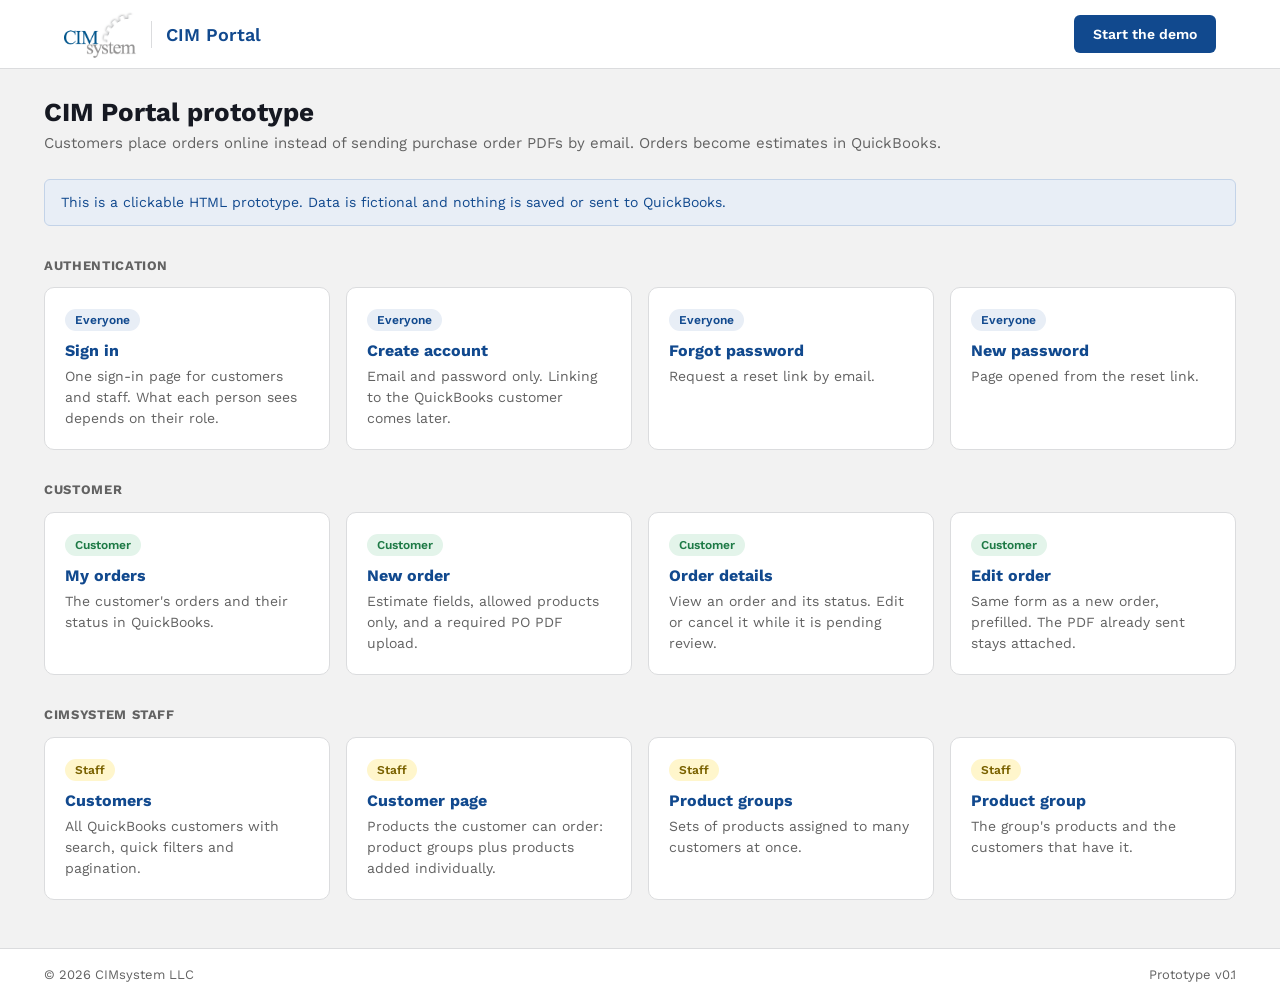
<file: docs/index.html>
<!DOCTYPE html>
<!-- Prototype index (GitHub Pages entry point). Not part of the Rails app. -->
<html lang="en">
<head>
  <meta charset="utf-8">
  <meta name="viewport" content="width=device-width, initial-scale=1">
  <title>CIM Portal Prototype</title>
  <link rel="icon" href="assets/images/cim-system-logo.png">
  <link rel="preconnect" href="https://fonts.googleapis.com">
  <link rel="preconnect" href="https://fonts.gstatic.com" crossorigin>
  <link href="https://fonts.googleapis.com/css2?family=Work+Sans:wght@400;500;600;700&display=swap" rel="stylesheet">
  <link rel="stylesheet" href="assets/stylesheets/base.css">
  <link rel="stylesheet" href="assets/stylesheets/layout.css">
  <link rel="stylesheet" href="assets/stylesheets/components.css">
  <link rel="stylesheet" href="assets/stylesheets/pages.css">
</head>
<body>
  <header class="app-header">
    <div class="app-header__inner">
      <a class="brand" href="index.html">
        <img src="assets/images/cim-system-logo.png" alt="CIMsystem">
        <span class="brand__name">CIM Portal</span>
      </a>
      <a class="btn btn--primary" href="sessions/new.html">Start the demo</a>
    </div>
  </header>

  <main class="app-main">
    <div class="page-header">
      <div>
        <h1>CIM Portal prototype</h1>
        <p>Customers place orders online instead of sending purchase order PDFs by email. Orders become estimates in QuickBooks.</p>
      </div>
    </div>

    <div class="alert alert--info">
      <p>This is a clickable HTML prototype. Data is fictional and nothing is saved or sent to QuickBooks.</p>
    </div>

    <h2 class="section-title">Authentication</h2>
    <div class="screens">
      <a class="screen-card" href="sessions/new.html">
        <span class="badge badge--info">Everyone</span>
        <h3>Sign in</h3>
        <p>One sign-in page for customers and staff. What each person sees depends on their role.</p>
      </a>
      <a class="screen-card" href="registrations/new.html">
        <span class="badge badge--info">Everyone</span>
        <h3>Create account</h3>
        <p>Email and password only. Linking to the QuickBooks customer comes later.</p>
      </a>
      <a class="screen-card" href="passwords/new.html">
        <span class="badge badge--info">Everyone</span>
        <h3>Forgot password</h3>
        <p>Request a reset link by email.</p>
      </a>
      <a class="screen-card" href="passwords/edit.html">
        <span class="badge badge--info">Everyone</span>
        <h3>New password</h3>
        <p>Page opened from the reset link.</p>
      </a>
    </div>

    <h2 class="section-title">Customer</h2>
    <div class="screens">
      <a class="screen-card" href="estimates/index.html">
        <span class="badge badge--accepted">Customer</span>
        <h3>My orders</h3>
        <p>The customer's orders and their status in QuickBooks.</p>
      </a>
      <a class="screen-card" href="estimates/new.html">
        <span class="badge badge--accepted">Customer</span>
        <h3>New order</h3>
        <p>Estimate fields, allowed products only, and a required PO PDF upload.</p>
      </a>
      <a class="screen-card" href="estimates/show.html?id=1057">
        <span class="badge badge--accepted">Customer</span>
        <h3>Order details</h3>
        <p>View an order and its status. Edit or cancel it while it is pending review.</p>
      </a>
      <a class="screen-card" href="estimates/edit.html?id=1057">
        <span class="badge badge--accepted">Customer</span>
        <h3>Edit order</h3>
        <p>Same form as a new order, prefilled. The PDF already sent stays attached.</p>
      </a>
    </div>

    <h2 class="section-title">CIMsystem staff</h2>
    <div class="screens">
      <a class="screen-card" href="admin/customers/index.html">
        <span class="badge badge--pending">Staff</span>
        <h3>Customers</h3>
        <p>All QuickBooks customers with search, quick filters and pagination.</p>
      </a>
      <a class="screen-card" href="admin/customers/show.html?id=58">
        <span class="badge badge--pending">Staff</span>
        <h3>Customer page</h3>
        <p>Products the customer can order: product groups plus products added individually.</p>
      </a>
      <a class="screen-card" href="admin/product_groups/index.html">
        <span class="badge badge--pending">Staff</span>
        <h3>Product groups</h3>
        <p>Sets of products assigned to many customers at once.</p>
      </a>
      <a class="screen-card" href="admin/product_groups/show.html?id=g1">
        <span class="badge badge--pending">Staff</span>
        <h3>Product group</h3>
        <p>The group's products and the customers that have it.</p>
      </a>
    </div>
  </main>

  <footer class="app-footer">
    <div class="app-footer__inner">
      <span>© 2026 CIMsystem LLC</span>
      <span>Prototype v0.1</span>
    </div>
  </footer>
</body>
</html>
</file>
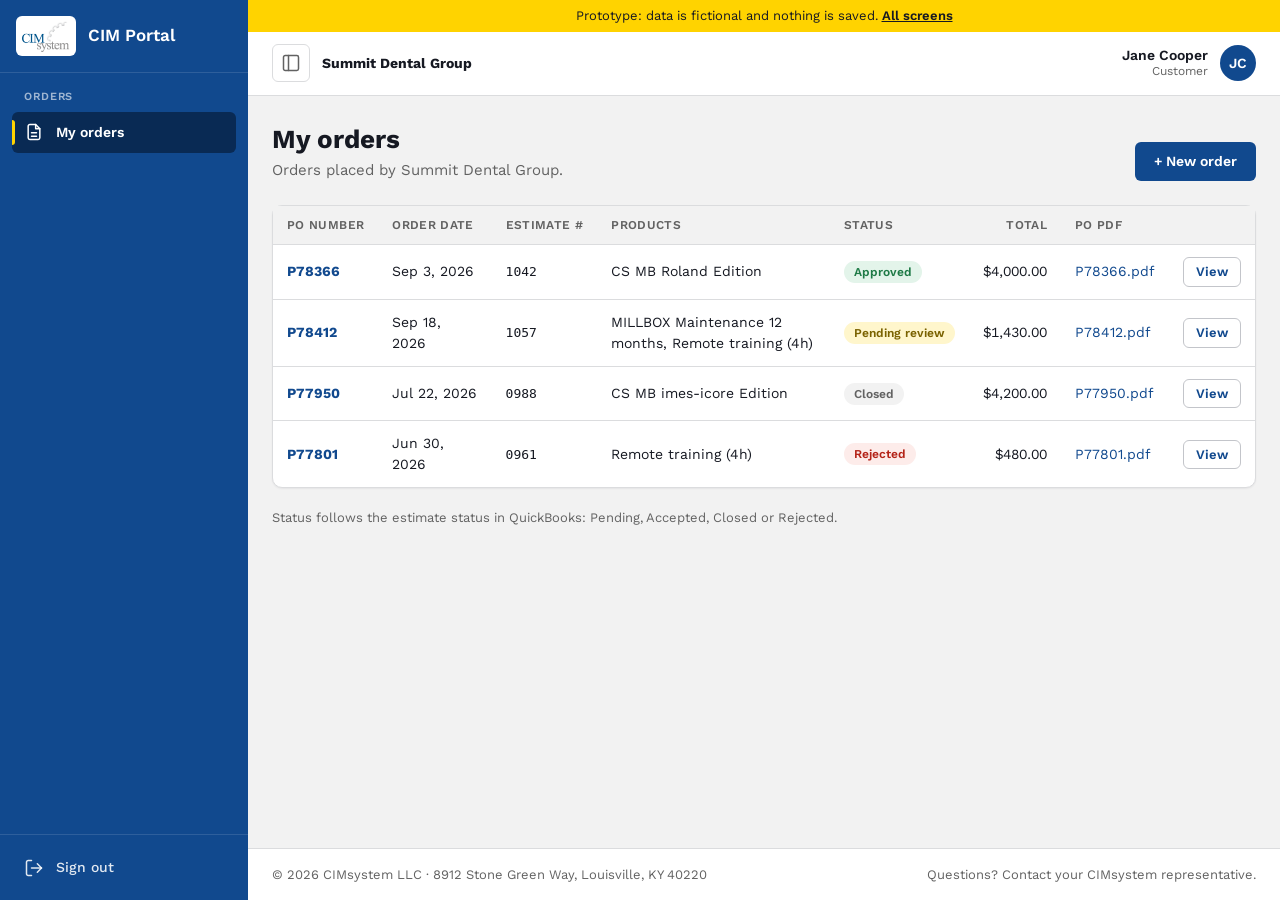
<file: docs/estimates/index.html>
<!DOCTYPE html>
<!-- Rails: app/views/estimates/index.html.erb (customer sees only their own estimates) -->
<html lang="en">
<head>
  <meta charset="utf-8">
  <meta name="viewport" content="width=device-width, initial-scale=1">
  <title>My orders · CIM Portal</title>
  <link rel="icon" href="../assets/images/cim-system-logo.png">
  <link rel="preconnect" href="https://fonts.googleapis.com">
  <link rel="preconnect" href="https://fonts.gstatic.com" crossorigin>
  <link href="https://fonts.googleapis.com/css2?family=Work+Sans:wght@400;500;600;700&display=swap" rel="stylesheet">
  <link rel="stylesheet" href="../assets/stylesheets/base.css">
  <link rel="stylesheet" href="../assets/stylesheets/layout.css">
  <link rel="stylesheet" href="../assets/stylesheets/components.css">
  <link rel="stylesheet" href="../assets/stylesheets/pages.css">
</head>
<body>
  <div class="app-shell" data-controller="sidebar">
    <!-- Rails: layouts/_sidebar.html.erb (items depend on current_user.role) -->
    <aside class="sidebar" id="sidebar" aria-label="Main menu">
      <a class="sidebar__brand" href="index.html" title="CIM Portal">
        <span class="sidebar__logo"><img src="../assets/images/cim-system-logo.png" alt="CIMsystem"></span>
        <span class="sidebar__name">CIM Portal</span>
      </a>
      <nav class="sidebar__nav">
          <div class="sidebar__section">Orders</div>
          <a class="sidebar__link is-active" href="../estimates/index.html" title="My orders" aria-current="page">
            <svg viewBox="0 0 24 24" fill="none" stroke="currentColor" stroke-width="1.8" stroke-linecap="round" stroke-linejoin="round" aria-hidden="true"><path d="M14 3H7a2 2 0 0 0-2 2v14a2 2 0 0 0 2 2h10a2 2 0 0 0 2-2V8z"/><path d="M14 3v5h5"/><path d="M9 13h6M9 17h6"/></svg>
            <span class="sidebar__label">My orders</span>
          </a>
      </nav>
      <div class="sidebar__footer">
        <a class="sidebar__link" href="../sessions/new.html" title="Sign out">
          <svg viewBox="0 0 24 24" fill="none" stroke="currentColor" stroke-width="1.8" stroke-linecap="round" stroke-linejoin="round" aria-hidden="true"><path d="M9 21H5a2 2 0 0 1-2-2V5a2 2 0 0 1 2-2h4"/><path d="m16 17 5-5-5-5"/><path d="M21 12H9"/></svg>
          <span class="sidebar__label">Sign out</span>
        </a>
      </div>
    </aside>
    <div class="sidebar-backdrop" data-sidebar-target="backdrop"></div>

    <div class="app-body">
      <div class="prototype-bar">Prototype: data is fictional and nothing is saved. <a href="../index.html">All screens</a></div>

      <!-- Rails: layouts/_topbar.html.erb -->
      <header class="topbar">
        <div class="topbar__left">
          <button type="button" class="topbar__toggle" data-sidebar-target="toggle" aria-controls="sidebar" aria-expanded="true" aria-label="Toggle menu">
            <svg viewBox="0 0 24 24" fill="none" stroke="currentColor" stroke-width="1.8" stroke-linecap="round" stroke-linejoin="round" aria-hidden="true"><rect x="3" y="3" width="18" height="18" rx="2"/><path d="M9 3v18"/></svg>
          </button>
          <div class="topbar__context"><strong>Summit Dental Group</strong></div>
        </div>
        <div class="user-menu">
          <div class="user-menu__info">
            <div class="user-menu__name">Jane Cooper</div>
            <div class="user-menu__role">Customer</div>
          </div>
          <span class="avatar" aria-hidden="true">JC</span>
        </div>
      </header>

      <main class="app-main">
        <!-- Rails: flash[:notice] -->
        <div class="alert alert--success" data-controller="flash" hidden>
          <p><strong>Order submitted.</strong> CIMsystem will review your purchase order and email you the estimate.</p>
        </div>
    
        <div class="page-header">
          <div>
            <h1>My orders</h1>
            <p>Orders placed by Summit Dental Group.</p>
          </div>
          <a href="new.html" class="btn btn--primary">+ New order</a>
        </div>
    
        <section class="card">
          <div class="card__body card__body--flush">
            <div class="table-wrap">
              <table class="table">
                <thead>
                  <tr>
                    <th>PO number</th>
                    <th>Order date</th>
                    <th>Estimate #</th>
                    <th>Products</th>
                    <th>Status</th>
                    <th class="num">Total</th>
                    <th>PO PDF</th>
                    <th><span class="sr-only">Actions</span></th>
                  </tr>
                </thead>
                <tbody>
                  <tr>
                    <td><a href="show.html?id=1042"><strong>P78366</strong></a></td>
                    <td>Sep 3, 2026</td>
                    <td class="mono">1042</td>
                    <td>CS MB Roland Edition</td>
                    <td><span class="badge badge--accepted">Approved</span></td>
                    <td class="num">$4,000.00</td>
                    <td><a href="../assets/samples/P78366.pdf" target="_blank" rel="noopener">P78366.pdf</a></td>
                    <td class="text-right"><a class="btn btn--secondary btn--sm" href="show.html?id=1042">View</a></td>
                  </tr>
                  <tr>
                    <td><a href="show.html?id=1057"><strong>P78412</strong></a></td>
                    <td>Sep 18, 2026</td>
                    <td class="mono">1057</td>
                    <td>MILLBOX Maintenance 12 months, Remote training (4h)</td>
                    <td><span class="badge badge--pending">Pending review</span></td>
                    <td class="num">$1,430.00</td>
                    <td><a href="../assets/samples/P78412.pdf" target="_blank" rel="noopener">P78412.pdf</a></td>
                    <td class="text-right"><a class="btn btn--secondary btn--sm" href="show.html?id=1057">View</a></td>
                  </tr>
                  <tr>
                    <td><a href="show.html?id=0988"><strong>P77950</strong></a></td>
                    <td>Jul 22, 2026</td>
                    <td class="mono">0988</td>
                    <td>CS MB imes-icore Edition</td>
                    <td><span class="badge badge--closed">Closed</span></td>
                    <td class="num">$4,200.00</td>
                    <td><a href="../assets/samples/P77950.pdf" target="_blank" rel="noopener">P77950.pdf</a></td>
                    <td class="text-right"><a class="btn btn--secondary btn--sm" href="show.html?id=0988">View</a></td>
                  </tr>
                  <tr>
                    <td><a href="show.html?id=0961"><strong>P77801</strong></a></td>
                    <td>Jun 30, 2026</td>
                    <td class="mono">0961</td>
                    <td>Remote training (4h)</td>
                    <td><span class="badge badge--rejected">Rejected</span></td>
                    <td class="num">$480.00</td>
                    <td><a href="../assets/samples/P77801.pdf" target="_blank" rel="noopener">P77801.pdf</a></td>
                    <td class="text-right"><a class="btn btn--secondary btn--sm" href="show.html?id=0961">View</a></td>
                  </tr>
                </tbody>
              </table>
            </div>
          </div>
        </section>
    
        <p class="text-small text-muted">Status follows the estimate status in QuickBooks: Pending, Accepted, Closed or Rejected.</p>
      </main>
    
      <footer class="app-footer">
        <div class="app-footer__inner">
          <span>© 2026 CIMsystem LLC · 8912 Stone Green Way, Louisville, KY 40220</span>
          <span>Questions? Contact your CIMsystem representative.</span>
        </div>
      </footer>
    </div>
  </div>

  <script src="../assets/javascripts/application.js"></script>
  <script src="../assets/javascripts/controllers/sidebar_controller.js"></script>
  <script src="../assets/javascripts/controllers/flash_controller.js"></script>
</body>
</html>
</file>
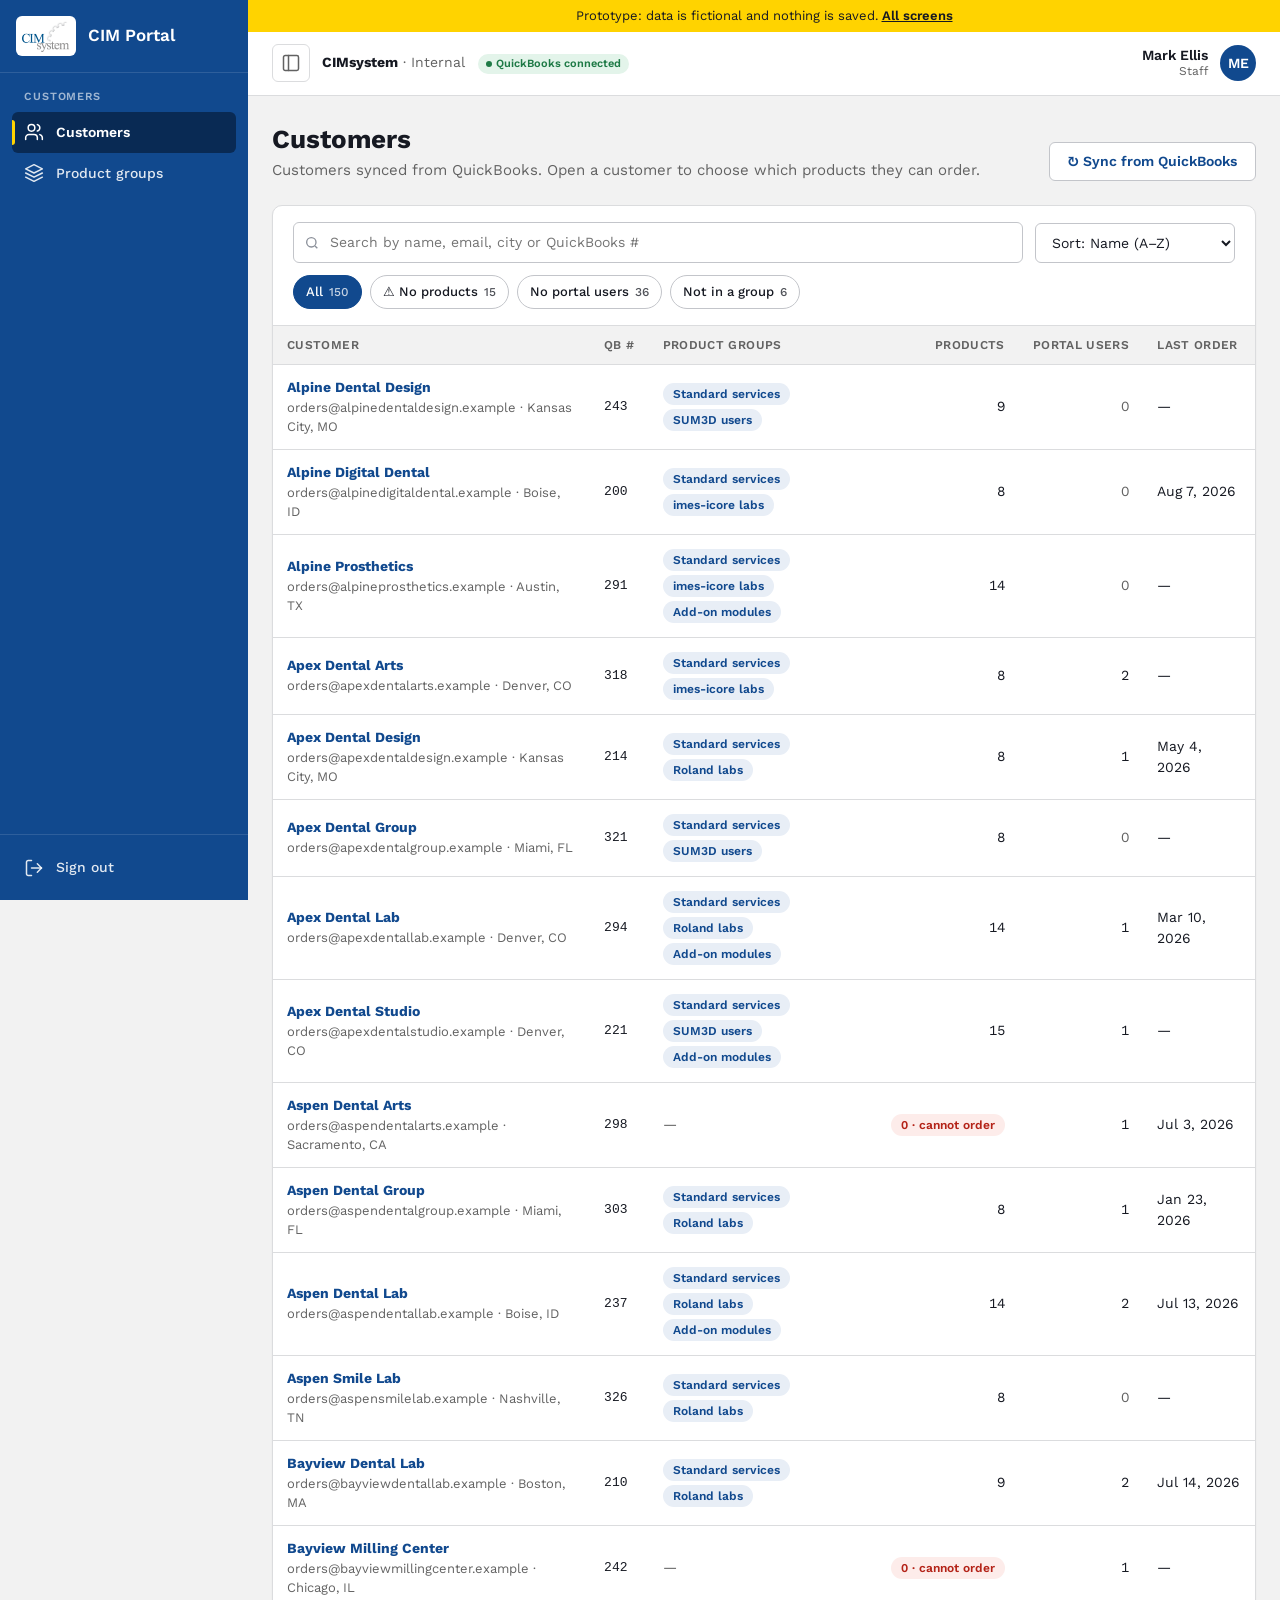
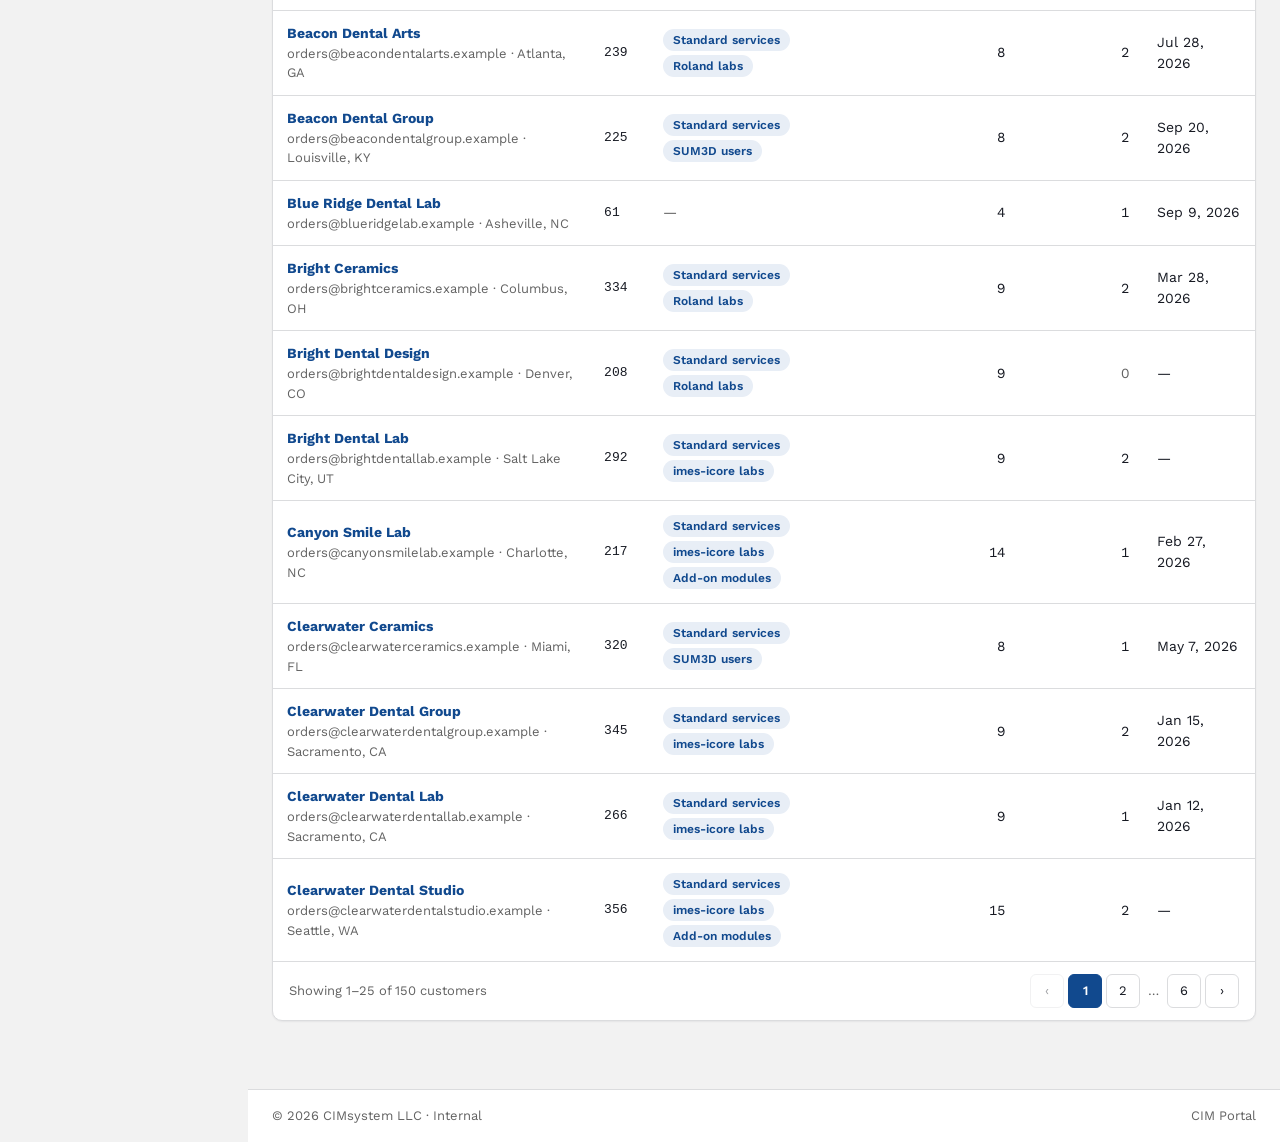
<file: docs/admin/customers/index.html>
<!DOCTYPE html>
<!-- Rails: app/views/admin/customers/index.html.erb (staff only) -->
<html lang="en">
<head>
  <meta charset="utf-8">
  <meta name="viewport" content="width=device-width, initial-scale=1">
  <title>Customers · CIM Portal</title>
  <link rel="icon" href="../../assets/images/cim-system-logo.png">
  <link rel="preconnect" href="https://fonts.googleapis.com">
  <link rel="preconnect" href="https://fonts.gstatic.com" crossorigin>
  <link href="https://fonts.googleapis.com/css2?family=Work+Sans:wght@400;500;600;700&display=swap" rel="stylesheet">
  <link rel="stylesheet" href="../../assets/stylesheets/base.css">
  <link rel="stylesheet" href="../../assets/stylesheets/layout.css">
  <link rel="stylesheet" href="../../assets/stylesheets/components.css">
  <link rel="stylesheet" href="../../assets/stylesheets/pages.css">
</head>
<body>
  <div class="app-shell" data-controller="sidebar">
    <!-- Rails: layouts/_sidebar.html.erb (items depend on current_user.role) -->
    <aside class="sidebar" id="sidebar" aria-label="Main menu">
      <a class="sidebar__brand" href="../customers/index.html" title="CIM Portal">
        <span class="sidebar__logo"><img src="../../assets/images/cim-system-logo.png" alt="CIMsystem"></span>
        <span class="sidebar__name">CIM Portal</span>
      </a>
      <nav class="sidebar__nav">
          <div class="sidebar__section">Customers</div>
          <a class="sidebar__link is-active" href="../customers/index.html" title="Customers" aria-current="page">
            <svg viewBox="0 0 24 24" fill="none" stroke="currentColor" stroke-width="1.8" stroke-linecap="round" stroke-linejoin="round" aria-hidden="true"><path d="M16 21v-2a4 4 0 0 0-4-4H6a4 4 0 0 0-4 4v2"/><circle cx="9" cy="7" r="4"/><path d="M22 21v-2a4 4 0 0 0-3-3.87"/><path d="M16 3.13a4 4 0 0 1 0 7.75"/></svg>
            <span class="sidebar__label">Customers</span>
          </a>
          <a class="sidebar__link" href="../product_groups/index.html" title="Product groups">
            <svg viewBox="0 0 24 24" fill="none" stroke="currentColor" stroke-width="1.8" stroke-linecap="round" stroke-linejoin="round" aria-hidden="true"><path d="m12 2 10 5-10 5L2 7z"/><path d="m2 17 10 5 10-5"/><path d="m2 12 10 5 10-5"/></svg>
            <span class="sidebar__label">Product groups</span>
          </a>
      </nav>
      <div class="sidebar__footer">
        <a class="sidebar__link" href="../../sessions/new.html" title="Sign out">
          <svg viewBox="0 0 24 24" fill="none" stroke="currentColor" stroke-width="1.8" stroke-linecap="round" stroke-linejoin="round" aria-hidden="true"><path d="M9 21H5a2 2 0 0 1-2-2V5a2 2 0 0 1 2-2h4"/><path d="m16 17 5-5-5-5"/><path d="M21 12H9"/></svg>
          <span class="sidebar__label">Sign out</span>
        </a>
      </div>
    </aside>
    <div class="sidebar-backdrop" data-sidebar-target="backdrop"></div>

    <div class="app-body">
      <div class="prototype-bar">Prototype: data is fictional and nothing is saved. <a href="../../index.html">All screens</a></div>

      <!-- Rails: layouts/_topbar.html.erb -->
      <header class="topbar">
        <div class="topbar__left">
          <button type="button" class="topbar__toggle" data-sidebar-target="toggle" aria-controls="sidebar" aria-expanded="true" aria-label="Toggle menu">
            <svg viewBox="0 0 24 24" fill="none" stroke="currentColor" stroke-width="1.8" stroke-linecap="round" stroke-linejoin="round" aria-hidden="true"><rect x="3" y="3" width="18" height="18" rx="2"/><path d="M9 3v18"/></svg>
          </button>
          <div class="topbar__context"><strong>CIMsystem</strong> · Internal <span class="qb-tag" style="margin-left: 8px">QuickBooks connected</span></div>
        </div>
        <div class="user-menu">
          <div class="user-menu__info">
            <div class="user-menu__name">Mark Ellis</div>
            <div class="user-menu__role">Staff</div>
          </div>
          <span class="avatar" aria-hidden="true">ME</span>
        </div>
      </header>

      <main class="app-main" data-controller="customers">
        <div class="page-header">
          <div>
            <h1>Customers</h1>
            <p>Customers synced from QuickBooks. Open a customer to choose which products they can order.</p>
          </div>
          <button type="button" class="btn btn--secondary" onclick="CIM.toast('Customers synced from QuickBooks.')">↻ Sync from QuickBooks</button>
        </div>

        <section class="card">
          <div class="card__header" style="display: block">
            <div class="toolbar">
              <label class="search">
                <span class="sr-only">Search customers</span>
                <svg viewBox="0 0 24 24" fill="none" stroke="currentColor" stroke-width="2" aria-hidden="true"><circle cx="11" cy="11" r="7"/><path d="m20 20-3.5-3.5"/></svg>
                <input class="input" type="search" placeholder="Search by name, email, city or QuickBooks #" data-customers-target="search">
              </label>
              <label class="sr-only" for="customer_sort">Sort by</label>
              <select class="select" id="customer_sort" style="width: auto" data-customers-target="sort">
                <option value="name">Sort: Name (A–Z)</option>
                <option value="last-order">Sort: Last order</option>
                <option value="products">Sort: Fewest products</option>
              </select>
            </div>
            <div class="filter-chips" style="margin-top: 12px" role="group" aria-label="Quick filters">
              <button type="button" class="filter-chip" aria-pressed="true" data-customers-target="chip" data-filter="all">All <span data-count></span></button>
              <button type="button" class="filter-chip" aria-pressed="false" data-customers-target="chip" data-filter="no-products">⚠ No products <span data-count></span></button>
              <button type="button" class="filter-chip" aria-pressed="false" data-customers-target="chip" data-filter="no-users">No portal users <span data-count></span></button>
              <button type="button" class="filter-chip" aria-pressed="false" data-customers-target="chip" data-filter="no-group">Not in a group <span data-count></span></button>
            </div>
          </div>
          <div class="card__body card__body--flush">
            <div class="table-wrap">
              <table class="table">
                <thead>
                  <tr>
                    <th>Customer</th>
                    <th>QB #</th>
                    <th>Product groups</th>
                    <th class="num">Products</th>
                    <th class="num">Portal users</th>
                    <th>Last order</th>
                  </tr>
                </thead>
                <tbody data-customers-target="body"></tbody>
              </table>
            </div>
            <div class="table-footer">
              <span data-customers-target="summary"></span>
              <nav class="pager" aria-label="Pagination" data-customers-target="pager"></nav>
            </div>
          </div>
        </section>
      </main>
    
      <footer class="app-footer">
        <div class="app-footer__inner">
          <span>© 2026 CIMsystem LLC · Internal</span>
          <span>CIM Portal</span>
        </div>
      </footer>
    </div>
  </div>
  <script src="../../assets/javascripts/data/mock_data.js"></script>
  <script src="../../assets/javascripts/application.js"></script>
  <script src="../../assets/javascripts/controllers/sidebar_controller.js"></script>
  <script src="../../assets/javascripts/controllers/customers_controller.js"></script>
</body>
</html>
</file>
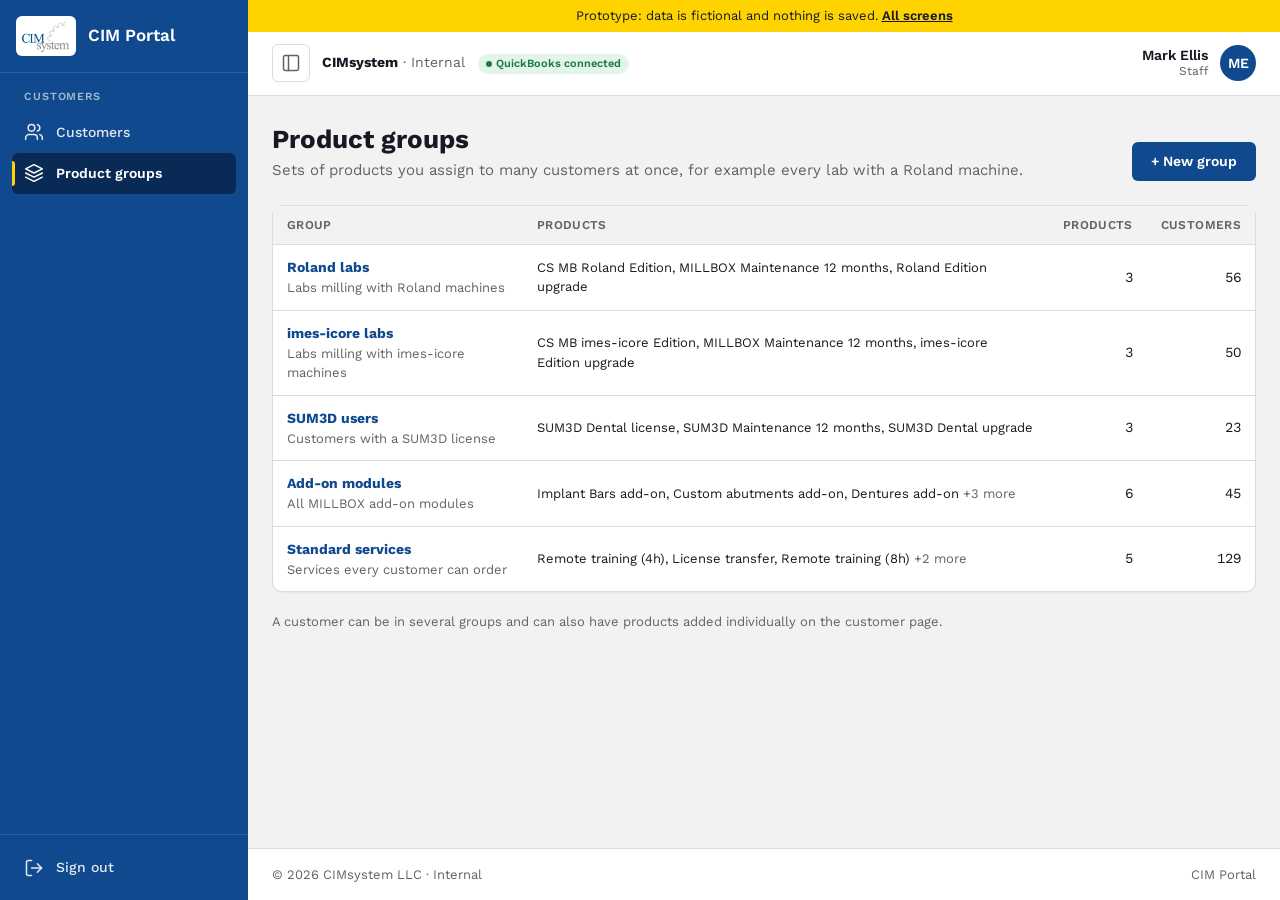
<file: docs/admin/product_groups/index.html>
<!DOCTYPE html>
<!-- Rails: app/views/admin/product_groups/index.html.erb (staff only) -->
<html lang="en">
<head>
  <meta charset="utf-8">
  <meta name="viewport" content="width=device-width, initial-scale=1">
  <title>Product groups · CIM Portal</title>
  <link rel="icon" href="../../assets/images/cim-system-logo.png">
  <link rel="preconnect" href="https://fonts.googleapis.com">
  <link rel="preconnect" href="https://fonts.gstatic.com" crossorigin>
  <link href="https://fonts.googleapis.com/css2?family=Work+Sans:wght@400;500;600;700&display=swap" rel="stylesheet">
  <link rel="stylesheet" href="../../assets/stylesheets/base.css">
  <link rel="stylesheet" href="../../assets/stylesheets/layout.css">
  <link rel="stylesheet" href="../../assets/stylesheets/components.css">
  <link rel="stylesheet" href="../../assets/stylesheets/pages.css">
</head>
<body>
  <div class="app-shell" data-controller="sidebar">
    <!-- Rails: layouts/_sidebar.html.erb (items depend on current_user.role) -->
    <aside class="sidebar" id="sidebar" aria-label="Main menu">
      <a class="sidebar__brand" href="../customers/index.html" title="CIM Portal">
        <span class="sidebar__logo"><img src="../../assets/images/cim-system-logo.png" alt="CIMsystem"></span>
        <span class="sidebar__name">CIM Portal</span>
      </a>
      <nav class="sidebar__nav">
          <div class="sidebar__section">Customers</div>
          <a class="sidebar__link" href="../customers/index.html" title="Customers">
            <svg viewBox="0 0 24 24" fill="none" stroke="currentColor" stroke-width="1.8" stroke-linecap="round" stroke-linejoin="round" aria-hidden="true"><path d="M16 21v-2a4 4 0 0 0-4-4H6a4 4 0 0 0-4 4v2"/><circle cx="9" cy="7" r="4"/><path d="M22 21v-2a4 4 0 0 0-3-3.87"/><path d="M16 3.13a4 4 0 0 1 0 7.75"/></svg>
            <span class="sidebar__label">Customers</span>
          </a>
          <a class="sidebar__link is-active" href="../product_groups/index.html" title="Product groups" aria-current="page">
            <svg viewBox="0 0 24 24" fill="none" stroke="currentColor" stroke-width="1.8" stroke-linecap="round" stroke-linejoin="round" aria-hidden="true"><path d="m12 2 10 5-10 5L2 7z"/><path d="m2 17 10 5 10-5"/><path d="m2 12 10 5 10-5"/></svg>
            <span class="sidebar__label">Product groups</span>
          </a>
      </nav>
      <div class="sidebar__footer">
        <a class="sidebar__link" href="../../sessions/new.html" title="Sign out">
          <svg viewBox="0 0 24 24" fill="none" stroke="currentColor" stroke-width="1.8" stroke-linecap="round" stroke-linejoin="round" aria-hidden="true"><path d="M9 21H5a2 2 0 0 1-2-2V5a2 2 0 0 1 2-2h4"/><path d="m16 17 5-5-5-5"/><path d="M21 12H9"/></svg>
          <span class="sidebar__label">Sign out</span>
        </a>
      </div>
    </aside>
    <div class="sidebar-backdrop" data-sidebar-target="backdrop"></div>

    <div class="app-body">
      <div class="prototype-bar">Prototype: data is fictional and nothing is saved. <a href="../../index.html">All screens</a></div>

      <!-- Rails: layouts/_topbar.html.erb -->
      <header class="topbar">
        <div class="topbar__left">
          <button type="button" class="topbar__toggle" data-sidebar-target="toggle" aria-controls="sidebar" aria-expanded="true" aria-label="Toggle menu">
            <svg viewBox="0 0 24 24" fill="none" stroke="currentColor" stroke-width="1.8" stroke-linecap="round" stroke-linejoin="round" aria-hidden="true"><rect x="3" y="3" width="18" height="18" rx="2"/><path d="M9 3v18"/></svg>
          </button>
          <div class="topbar__context"><strong>CIMsystem</strong> · Internal <span class="qb-tag" style="margin-left: 8px">QuickBooks connected</span></div>
        </div>
        <div class="user-menu">
          <div class="user-menu__info">
            <div class="user-menu__name">Mark Ellis</div>
            <div class="user-menu__role">Staff</div>
          </div>
          <span class="avatar" aria-hidden="true">ME</span>
        </div>
      </header>

      <main class="app-main" data-controller="product-groups">
        <div class="page-header">
          <div>
            <h1>Product groups</h1>
            <p>Sets of products you assign to many customers at once, for example every lab with a Roland machine.</p>
          </div>
          <button type="button" class="btn btn--primary" data-new-group>+ New group</button>
        </div>

        <section class="card">
          <div class="card__body card__body--flush">
            <div class="table-wrap">
              <table class="table">
                <thead>
                  <tr>
                    <th>Group</th>
                    <th>Products</th>
                    <th class="num">Products</th>
                    <th class="num">Customers</th>
                  </tr>
                </thead>
                <tbody data-product-groups-target="body"></tbody>
              </table>
            </div>
          </div>
        </section>

        <p class="text-small text-muted">A customer can be in several groups and can also have products added individually on the customer page.</p>

        <!-- Rails: form_with model: [:admin, ProductGroup.new] -->
        <dialog class="dialog" id="new-group-dialog" aria-labelledby="new-group-title">
          <form method="dialog">
            <div class="dialog__body">
              <h2 id="new-group-title">New product group</h2>
              <p>After creating it, add its products and customers.</p>
              <div class="field">
                <label for="group_name" class="required">Name</label>
                <input class="input" id="group_name" name="name" required placeholder="e.g. Zirkonzahn labs">
              </div>
              <div class="field" style="margin-bottom: 0">
                <label for="group_description">Description</label>
                <input class="input" id="group_description" name="description" placeholder="Who this group is for">
              </div>
            </div>
            <div class="dialog__actions">
              <button type="button" class="btn btn--secondary" data-dialog-close>Cancel</button>
              <button type="submit" class="btn btn--primary">Create group</button>
            </div>
          </form>
        </dialog>
      </main>
    
      <footer class="app-footer">
        <div class="app-footer__inner">
          <span>© 2026 CIMsystem LLC · Internal</span>
          <span>CIM Portal</span>
        </div>
      </footer>
    </div>
  </div>
  <script src="../../assets/javascripts/data/mock_data.js"></script>
  <script src="../../assets/javascripts/application.js"></script>
  <script src="../../assets/javascripts/controllers/sidebar_controller.js"></script>
  <script src="../../assets/javascripts/controllers/product_groups_controller.js"></script>
</body>
</html>
</file>
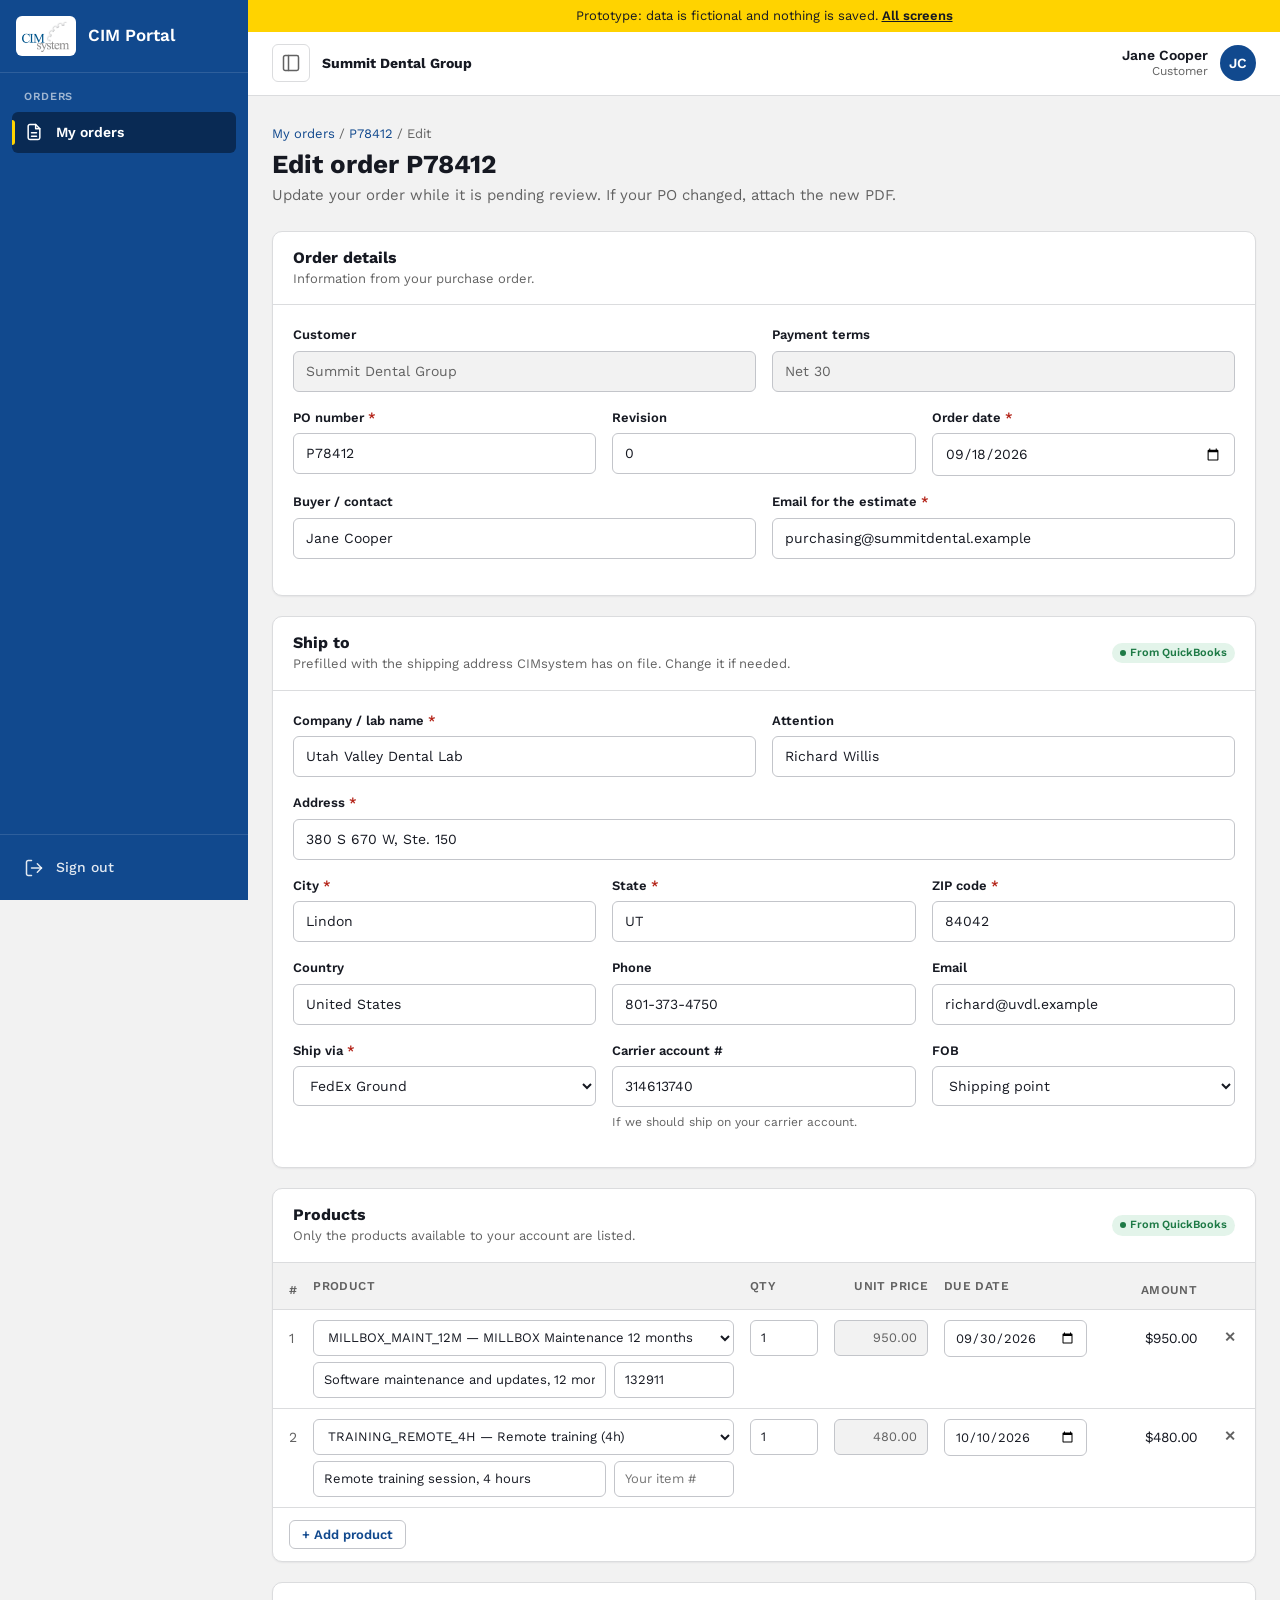
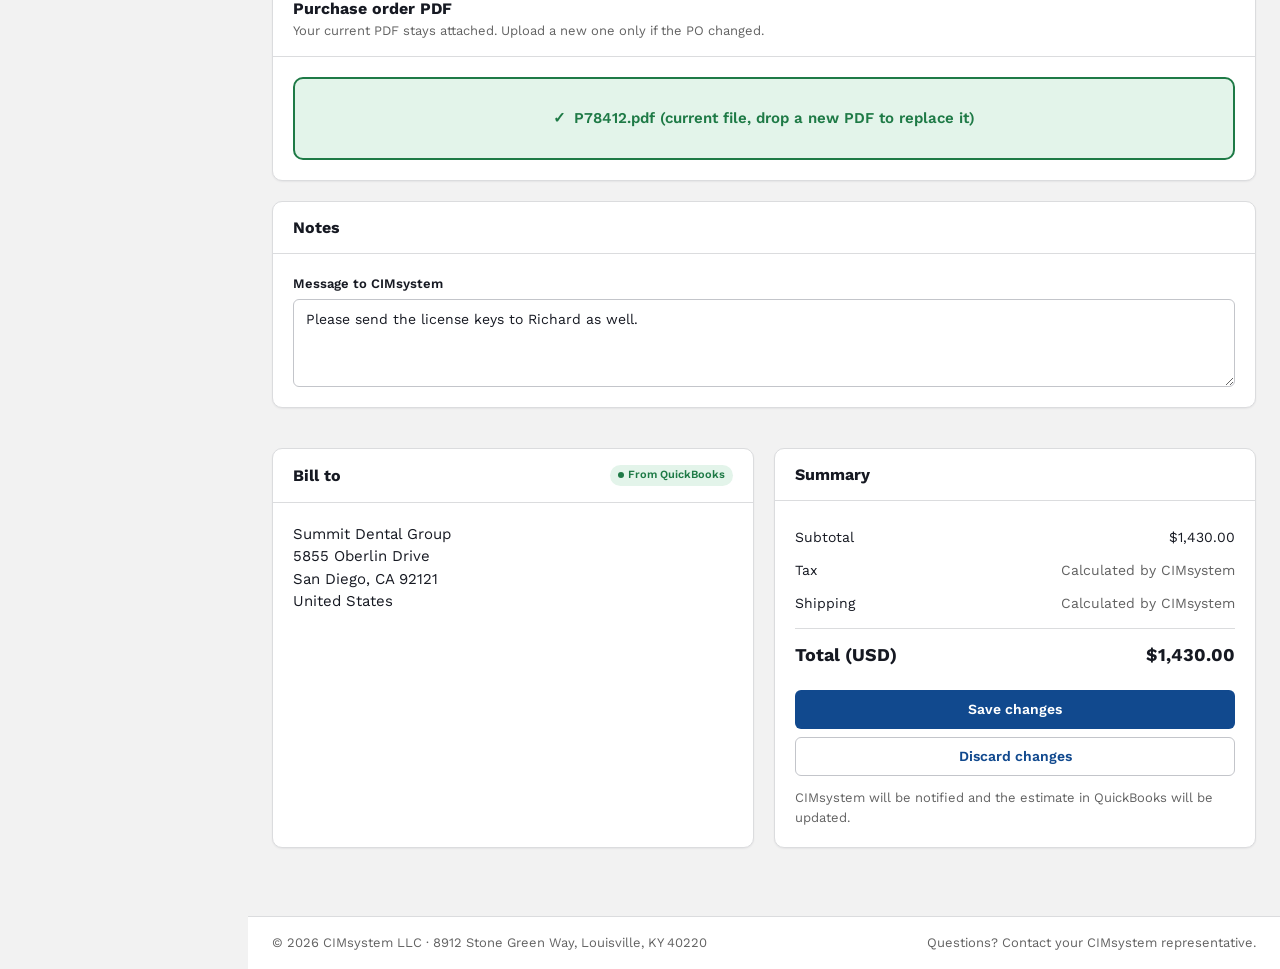
<file: docs/estimates/edit.html>
<!DOCTYPE html>
<!-- Rails: app/views/estimates/edit.html.erb (renders the same _form partial as new) -->
<!-- data-qb="..." marks the QuickBooks Online Estimate field each input maps to -->
<html lang="en">
<head>
  <meta charset="utf-8">
  <meta name="viewport" content="width=device-width, initial-scale=1">
  <title>Edit order · CIM Portal</title>
  <link rel="icon" href="../assets/images/cim-system-logo.png">
  <link rel="preconnect" href="https://fonts.googleapis.com">
  <link rel="preconnect" href="https://fonts.gstatic.com" crossorigin>
  <link href="https://fonts.googleapis.com/css2?family=Work+Sans:wght@400;500;600;700&display=swap" rel="stylesheet">
  <link rel="stylesheet" href="../assets/stylesheets/base.css">
  <link rel="stylesheet" href="../assets/stylesheets/layout.css">
  <link rel="stylesheet" href="../assets/stylesheets/components.css">
  <link rel="stylesheet" href="../assets/stylesheets/pages.css">
</head>
<body>
  <div class="app-shell" data-controller="sidebar">
    <!-- Rails: layouts/_sidebar.html.erb (items depend on current_user.role) -->
    <aside class="sidebar" id="sidebar" aria-label="Main menu">
      <a class="sidebar__brand" href="index.html" title="CIM Portal">
        <span class="sidebar__logo"><img src="../assets/images/cim-system-logo.png" alt="CIMsystem"></span>
        <span class="sidebar__name">CIM Portal</span>
      </a>
      <nav class="sidebar__nav">
          <div class="sidebar__section">Orders</div>
          <a class="sidebar__link is-active" href="../estimates/index.html" title="My orders" aria-current="page">
            <svg viewBox="0 0 24 24" fill="none" stroke="currentColor" stroke-width="1.8" stroke-linecap="round" stroke-linejoin="round" aria-hidden="true"><path d="M14 3H7a2 2 0 0 0-2 2v14a2 2 0 0 0 2 2h10a2 2 0 0 0 2-2V8z"/><path d="M14 3v5h5"/><path d="M9 13h6M9 17h6"/></svg>
            <span class="sidebar__label">My orders</span>
          </a>
      </nav>
      <div class="sidebar__footer">
        <a class="sidebar__link" href="../sessions/new.html" title="Sign out">
          <svg viewBox="0 0 24 24" fill="none" stroke="currentColor" stroke-width="1.8" stroke-linecap="round" stroke-linejoin="round" aria-hidden="true"><path d="M9 21H5a2 2 0 0 1-2-2V5a2 2 0 0 1 2-2h4"/><path d="m16 17 5-5-5-5"/><path d="M21 12H9"/></svg>
          <span class="sidebar__label">Sign out</span>
        </a>
      </div>
    </aside>
    <div class="sidebar-backdrop" data-sidebar-target="backdrop"></div>

    <div class="app-body">
      <div class="prototype-bar">Prototype: data is fictional and nothing is saved. <a href="../index.html">All screens</a></div>

      <!-- Rails: layouts/_topbar.html.erb -->
      <header class="topbar">
        <div class="topbar__left">
          <button type="button" class="topbar__toggle" data-sidebar-target="toggle" aria-controls="sidebar" aria-expanded="true" aria-label="Toggle menu">
            <svg viewBox="0 0 24 24" fill="none" stroke="currentColor" stroke-width="1.8" stroke-linecap="round" stroke-linejoin="round" aria-hidden="true"><rect x="3" y="3" width="18" height="18" rx="2"/><path d="M9 3v18"/></svg>
          </button>
          <div class="topbar__context"><strong>Summit Dental Group</strong></div>
        </div>
        <div class="user-menu">
          <div class="user-menu__info">
            <div class="user-menu__name">Jane Cooper</div>
            <div class="user-menu__role">Customer</div>
          </div>
          <span class="avatar" aria-hidden="true">JC</span>
        </div>
      </header>

      <main class="app-main">
        <div class="page-header">
          <div>
            <div class="breadcrumb"><a href="index.html">My orders</a> / <a href="show.html" data-show-link data-po-number></a> / Edit</div>
            <h1>Edit order <span data-po-number></span></h1>
            <p>Update your order while it is pending review. If your PO changed, attach the new PDF.</p>
          </div>
        </div>
    
        <!-- Rails: form_with model: @estimate, data: { controller: "estimate-form line-items" } -->
        <form class="estimate-layout" data-controller="estimate-form line-items" data-mode="edit" novalidate>
          <div>
            <!-- Order details -->
            <section class="card">
              <div class="card__header">
                <div>
                  <h2>Order details</h2>
                  <p>Information from your purchase order.</p>
                </div>
              </div>
              <div class="card__body">
                <div class="field-row">
                  <div class="field">
                    <label for="customer_name">Customer</label>
                    <input class="input" id="customer_name" name="estimate[customer_name]" data-qb="CustomerRef" readonly>
                  </div>
                  <div class="field">
                    <label for="sales_term">Payment terms</label>
                    <input class="input" id="sales_term" name="estimate[sales_term]" data-qb="SalesTermRef" readonly>
                  </div>
                </div>
    
                <div class="field-row">
                  <div class="field">
                    <label for="po_number" class="required">PO number</label>
                    <input class="input" id="po_number" name="estimate[po_number]" data-qb="CustomField: P.O. Number" placeholder="e.g. P78366" required>
                  </div>
                  <div class="field">
                    <label for="po_revision">Revision</label>
                    <input class="input" id="po_revision" name="estimate[po_revision]" type="number" min="0" value="0">
                  </div>
                  <div class="field">
                    <label for="txn_date" class="required">Order date</label>
                    <input class="input" id="txn_date" name="estimate[txn_date]" type="date" data-qb="TxnDate" required>
                  </div>
                </div>
    
                <div class="field-row">
                  <div class="field">
                    <label for="contact_name">Buyer / contact</label>
                    <input class="input" id="contact_name" name="estimate[contact_name]" autocomplete="name" placeholder="Name of the person placing the order">
                  </div>
                  <div class="field">
                    <label for="bill_email" class="required">Email for the estimate</label>
                    <input class="input" id="bill_email" name="estimate[bill_email]" type="email" data-qb="BillEmail" required>
                  </div>
                </div>
              </div>
            </section>
    
            <!-- Shipping -->
            <section class="card">
              <div class="card__header">
                <div>
                  <h2>Ship to</h2>
                  <p>Prefilled with the shipping address CIMsystem has on file. Change it if needed.</p>
                </div>
                <span class="qb-tag">From QuickBooks</span>
              </div>
              <div class="card__body">
                <div class="field-row">
                  <div class="field">
                    <label for="ship_name" class="required">Company / lab name</label>
                    <input class="input" id="ship_name" name="estimate[ship_addr][name]" data-qb="ShipAddr.Line1" placeholder="e.g. Utah Valley Dental Lab" required>
                  </div>
                  <div class="field">
                    <label for="ship_attn">Attention</label>
                    <input class="input" id="ship_attn" name="estimate[ship_addr][attn]" placeholder="Person receiving the order">
                  </div>
                </div>
    
                <div class="field">
                  <label for="ship_line1" class="required">Address</label>
                  <input class="input" id="ship_line1" name="estimate[ship_addr][line1]" data-qb="ShipAddr.Line2" autocomplete="street-address" required>
                </div>
    
                <div class="field-row">
                  <div class="field">
                    <label for="ship_city" class="required">City</label>
                    <input class="input" id="ship_city" name="estimate[ship_addr][city]" data-qb="ShipAddr.City" required>
                  </div>
                  <div class="field">
                    <label for="ship_state" class="required">State</label>
                    <input class="input" id="ship_state" name="estimate[ship_addr][state]" data-qb="ShipAddr.CountrySubDivisionCode" required>
                  </div>
                  <div class="field">
                    <label for="ship_zip" class="required">ZIP code</label>
                    <input class="input" id="ship_zip" name="estimate[ship_addr][postal_code]" data-qb="ShipAddr.PostalCode" required>
                  </div>
                </div>
    
                <div class="field-row">
                  <div class="field">
                    <label for="ship_country">Country</label>
                    <input class="input" id="ship_country" name="estimate[ship_addr][country]" data-qb="ShipAddr.Country">
                  </div>
                  <div class="field">
                    <label for="ship_phone">Phone</label>
                    <input class="input" id="ship_phone" name="estimate[ship_addr][phone]" type="tel" placeholder="801-373-4750">
                  </div>
                  <div class="field">
                    <label for="ship_email">Email</label>
                    <input class="input" id="ship_email" name="estimate[ship_addr][email]" type="email">
                  </div>
                </div>
    
                <div class="field-row">
                  <div class="field">
                    <label for="ship_method" class="required">Ship via</label>
                    <select class="select" id="ship_method" name="estimate[ship_method]" data-qb="ShipMethodRef" required>
                      <option value="">Select…</option>
                    </select>
                  </div>
                  <div class="field">
                    <label for="carrier_account">Carrier account #</label>
                    <input class="input" id="carrier_account" name="estimate[carrier_account]" placeholder="e.g. 314613740">
                    <span class="hint">If we should ship on your carrier account.</span>
                  </div>
                  <div class="field">
                    <label for="fob">FOB</label>
                    <select class="select" id="fob" name="estimate[fob]">
                      <option>Shipping point</option>
                      <option>Destination</option>
                    </select>
                  </div>
                </div>
              </div>
            </section>
    
            <!-- Line items -->
            <section class="card">
              <div class="card__header">
                <div>
                  <h2>Products</h2>
                  <p>Only the products available to your account are listed.</p>
                </div>
                <span class="qb-tag">From QuickBooks</span>
              </div>
              <div class="card__body card__body--flush">
                <div class="table-wrap">
                  <table class="table line-items">
                    <thead>
                      <tr>
                        <th class="col-n">#</th>
                        <th class="col-product">Product</th>
                        <th class="col-qty">Qty</th>
                        <th class="col-price num">Unit price</th>
                        <th class="col-date">Due date</th>
                        <th class="col-amount num">Amount</th>
                        <th class="col-remove"><span class="sr-only">Remove</span></th>
                      </tr>
                    </thead>
                    <tbody data-line-items-target="body"></tbody>
                  </table>
                </div>
    
                <!-- Rails: render "line_item" partial inside a <template> for new rows -->
                <template data-line-items-target="template">
                  <tr>
                    <td class="col-n" data-line-number>1</td>
                    <td class="col-product">
                      <select class="select" name="estimate[lines][NEW_INDEX][item_id]" data-qb="Line.SalesItemLineDetail.ItemRef" aria-label="Product" required></select>
                      <div class="line-desc">
                        <input class="input" name="estimate[lines][NEW_INDEX][description]" data-qb="Line.Description" placeholder="Description" aria-label="Description">
                        <input class="input" name="estimate[lines][NEW_INDEX][customer_item_number]" placeholder="Your item #" aria-label="Your item number">
                      </div>
                    </td>
                    <td class="col-qty">
                      <input class="input" type="number" min="1" step="1" value="1" name="estimate[lines][NEW_INDEX][qty]" data-qb="Line.SalesItemLineDetail.Qty" aria-label="Quantity" required>
                    </td>
                    <td class="col-price">
                      <input class="input num" name="estimate[lines][NEW_INDEX][unit_price]" data-qb="Line.SalesItemLineDetail.UnitPrice" aria-label="Unit price" readonly>
                    </td>
                    <td class="col-date">
                      <input class="input" type="date" name="estimate[lines][NEW_INDEX][service_date]" data-qb="Line.SalesItemLineDetail.ServiceDate" aria-label="Due date">
                    </td>
                    <td class="col-amount num" data-line-amount>$0.00</td>
                    <td class="col-remove">
                      <button type="button" class="btn btn--ghost" data-action="line-items#remove" aria-label="Remove line">✕</button>
                    </td>
                  </tr>
                </template>
    
                <div class="line-items__empty" data-line-items-target="empty" hidden>
                  No products are available for your account yet. Please contact CIMsystem.
                </div>
    
                <div class="line-items__footer">
                  <button type="button" class="btn btn--secondary btn--sm" data-line-items-target="add">+ Add product</button>
                </div>
              </div>
            </section>
    
            <!-- Purchase order PDF -->
            <section class="card">
              <div class="card__header">
                <div>
                  <h2>Purchase order PDF</h2>
                  <p>Your current PDF stays attached. Upload a new one only if the PO changed.</p>
                </div>
              </div>
              <div class="card__body">
                <!-- Rails: form.file_field :purchase_order_pdf, accept: "application/pdf" (Active Storage) -->
                <div class="dropzone" data-controller="file-upload">
                  <input type="file" name="estimate[purchase_order_pdf]" accept="application/pdf" aria-label="Purchase order PDF" data-qb="Attachable">
                  <div class="dropzone__empty">
                    <svg class="dropzone__icon" viewBox="0 0 24 24" fill="none" stroke="currentColor" stroke-width="1.6" stroke-linecap="round" stroke-linejoin="round" aria-hidden="true">
                      <path d="M14 3H7a2 2 0 0 0-2 2v14a2 2 0 0 0 2 2h10a2 2 0 0 0 2-2V8z"/>
                      <path d="M14 3v5h5"/>
                      <path d="M12 17v-6"/>
                      <path d="m9.5 13.5 2.5-2.5 2.5 2.5"/>
                    </svg>
                    <div class="dropzone__title">Drop your PDF here or click to browse</div>
                    <div class="text-small text-muted">PDF only, up to 10 MB</div>
                  </div>
                  <div class="dropzone__file">
                    <span>✓</span>
                    <span data-file-upload-target="name"></span>
                  </div>
                </div>
              </div>
            </section>
    
            <!-- Notes -->
            <section class="card">
              <div class="card__header">
                <h2>Notes</h2>
              </div>
              <div class="card__body">
                <div class="field" style="margin-bottom: 0">
                  <label for="memo">Message to CIMsystem</label>
                  <textarea class="textarea" id="memo" name="estimate[customer_memo]" data-qb="CustomerMemo" placeholder="Anything we should know about this order"></textarea>
                </div>
              </div>
            </section>
          </div>
    
          <!-- Summary -->
          <aside class="estimate-summary">
            <section class="card">
              <div class="card__header">
                <h2>Bill to</h2>
                <span class="qb-tag">From QuickBooks</span>
              </div>
              <div class="card__body">
                <p style="margin: 0" data-estimate-form-target="billAddr"></p>
              </div>
            </section>
    
            <section class="card">
              <div class="card__header">
                <h2>Summary</h2>
              </div>
              <div class="card__body">
                <div class="summary-row">
                  <span>Subtotal</span>
                  <span data-line-items-target="subtotal">$0.00</span>
                </div>
                <div class="summary-row">
                  <span>Tax</span>
                  <span class="text-muted">Calculated by CIMsystem</span>
                </div>
                <div class="summary-row">
                  <span>Shipping</span>
                  <span class="text-muted">Calculated by CIMsystem</span>
                </div>
                <div class="summary-row summary-row--total">
                  <span>Total (USD)</span>
                  <span data-line-items-target="total">$0.00</span>
                </div>
    
                <button type="submit" class="btn btn--primary btn--block" style="margin-top: 16px">Save changes</button>
                <a href="show.html" class="btn btn--secondary btn--block" style="margin-top: 8px" data-show-link>Discard changes</a>
                <p class="text-small text-muted" style="margin: 12px 0 0">
                  CIMsystem will be notified and the estimate in QuickBooks will be updated.
                </p>
              </div>
            </section>
          </aside>
        </form>
      </main>
    
      <footer class="app-footer">
        <div class="app-footer__inner">
          <span>© 2026 CIMsystem LLC · 8912 Stone Green Way, Louisville, KY 40220</span>
          <span>Questions? Contact your CIMsystem representative.</span>
        </div>
      </footer>
    </div>
  </div>

  <script src="../assets/javascripts/data/mock_data.js"></script>
  <script src="../assets/javascripts/application.js"></script>
  <script src="../assets/javascripts/controllers/sidebar_controller.js"></script>
  <script src="../assets/javascripts/controllers/estimate_form_controller.js"></script>
  <script src="../assets/javascripts/controllers/line_items_controller.js"></script>
  <script src="../assets/javascripts/controllers/file_upload_controller.js"></script>
</body>
</html>
</file>
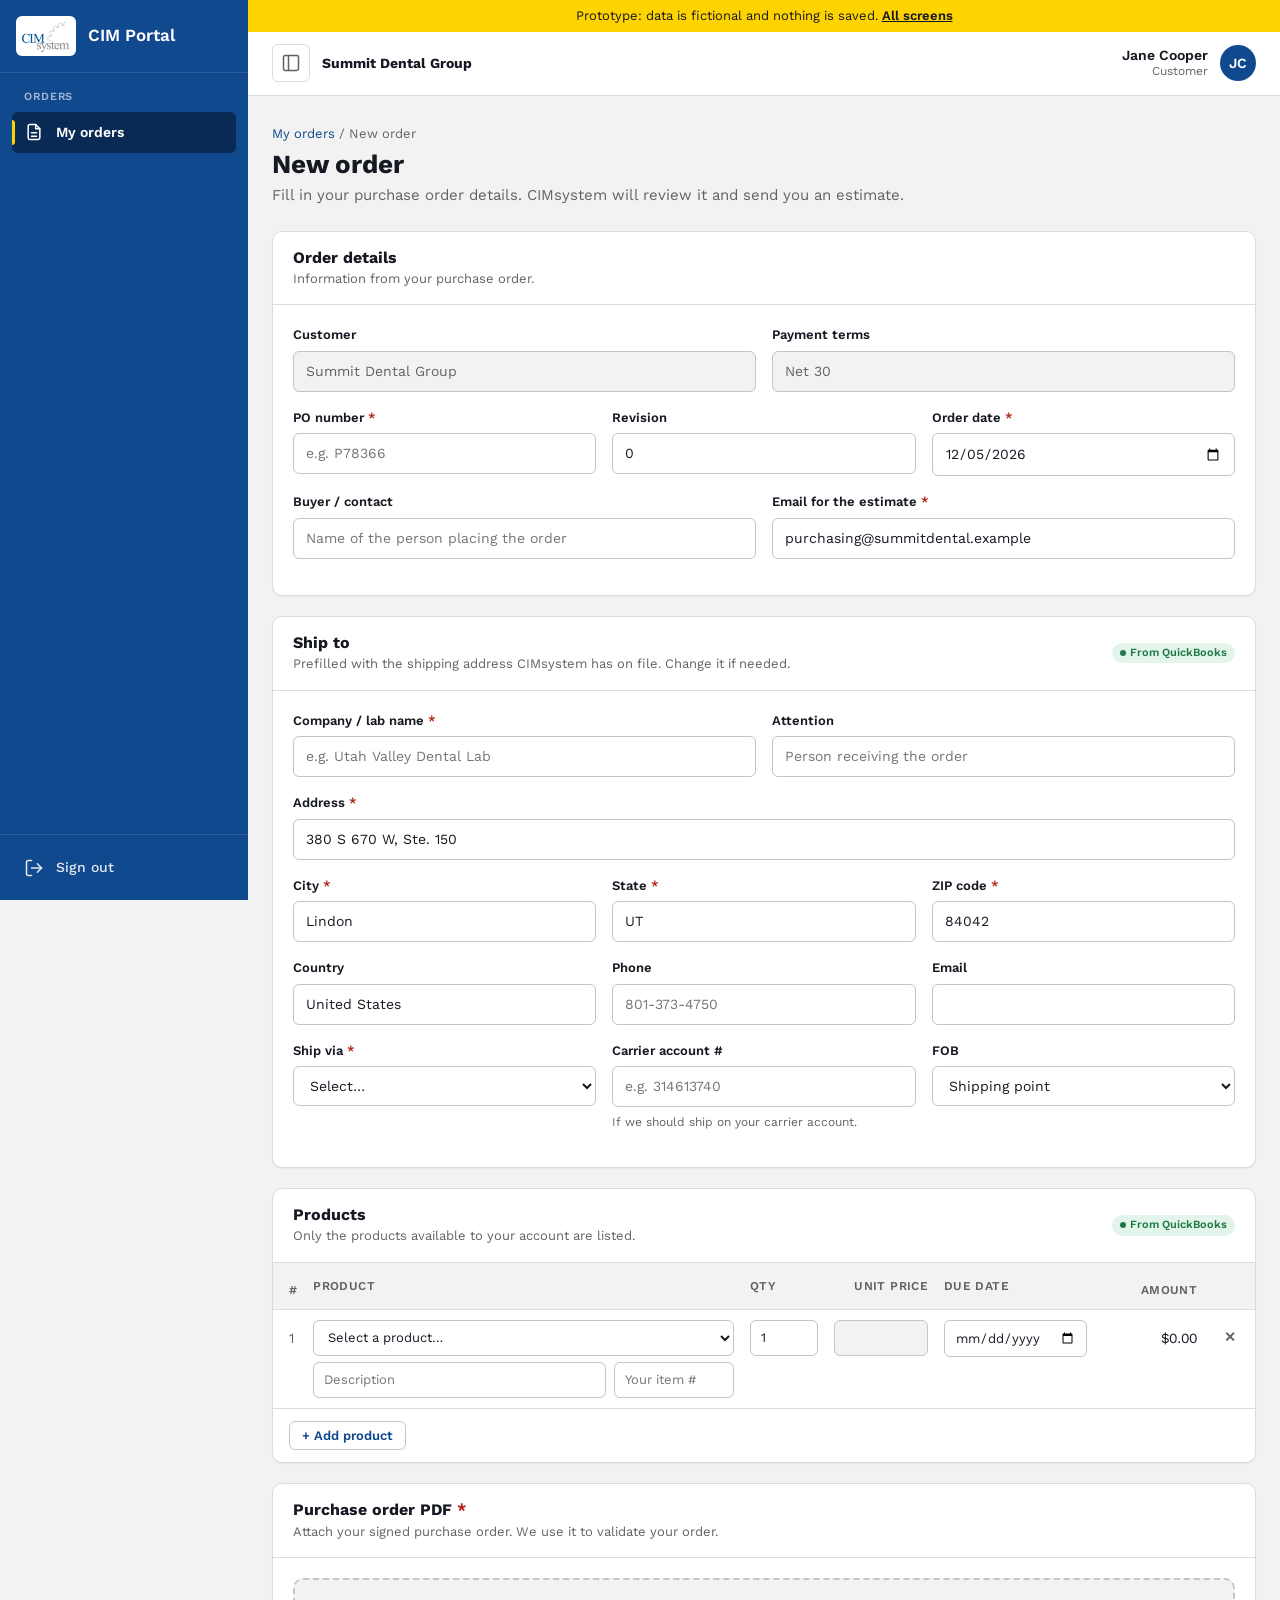
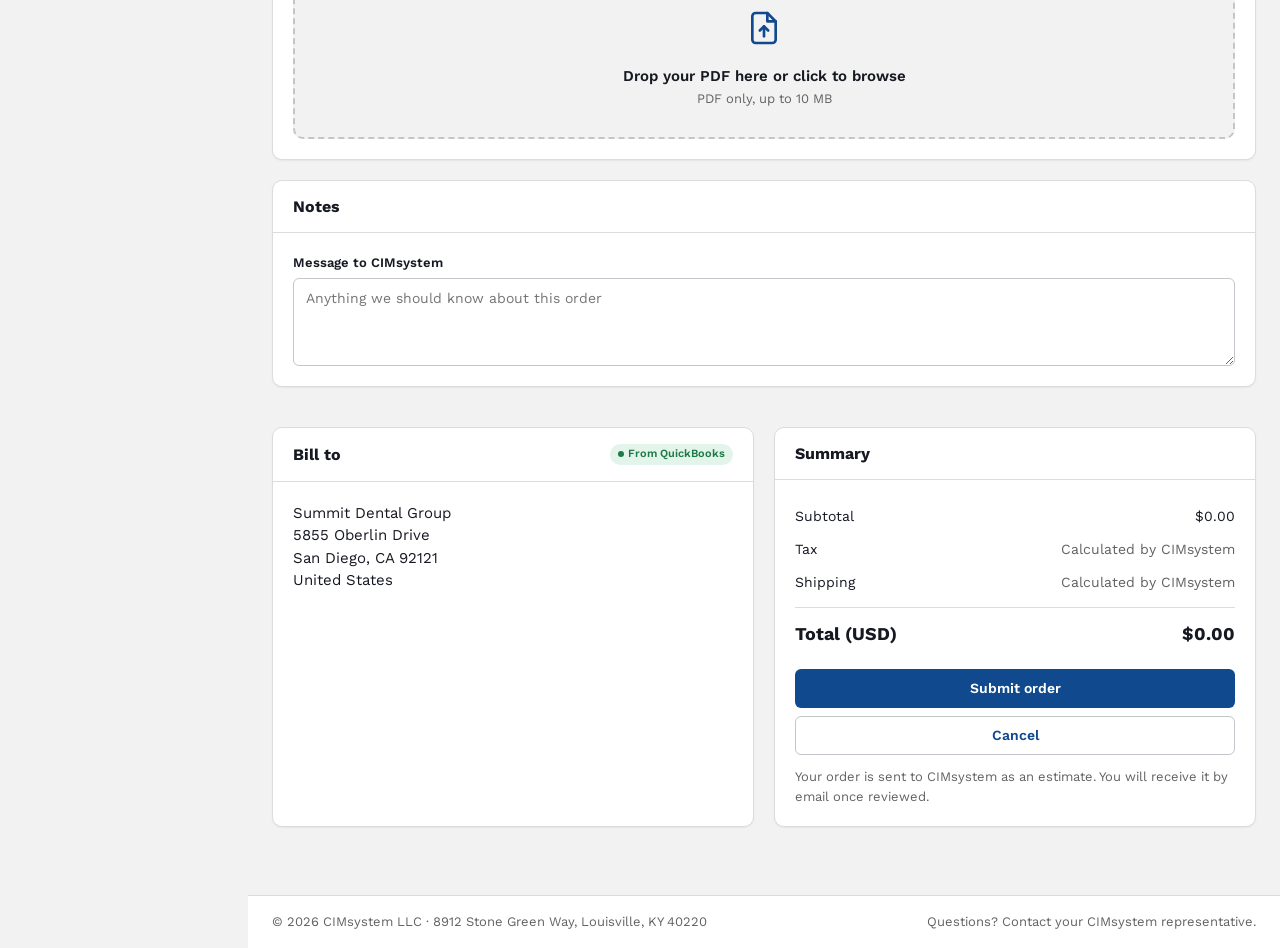
<file: docs/estimates/new.html>
<!DOCTYPE html>
<!-- Rails: app/views/estimates/new.html.erb (+ _form, _line_item partials) -->
<!-- data-qb="..." marks the QuickBooks Online Estimate field each input maps to -->
<html lang="en">
<head>
  <meta charset="utf-8">
  <meta name="viewport" content="width=device-width, initial-scale=1">
  <title>New order · CIM Portal</title>
  <link rel="icon" href="../assets/images/cim-system-logo.png">
  <link rel="preconnect" href="https://fonts.googleapis.com">
  <link rel="preconnect" href="https://fonts.gstatic.com" crossorigin>
  <link href="https://fonts.googleapis.com/css2?family=Work+Sans:wght@400;500;600;700&display=swap" rel="stylesheet">
  <link rel="stylesheet" href="../assets/stylesheets/base.css">
  <link rel="stylesheet" href="../assets/stylesheets/layout.css">
  <link rel="stylesheet" href="../assets/stylesheets/components.css">
  <link rel="stylesheet" href="../assets/stylesheets/pages.css">
</head>
<body>
  <div class="app-shell" data-controller="sidebar">
    <!-- Rails: layouts/_sidebar.html.erb (items depend on current_user.role) -->
    <aside class="sidebar" id="sidebar" aria-label="Main menu">
      <a class="sidebar__brand" href="index.html" title="CIM Portal">
        <span class="sidebar__logo"><img src="../assets/images/cim-system-logo.png" alt="CIMsystem"></span>
        <span class="sidebar__name">CIM Portal</span>
      </a>
      <nav class="sidebar__nav">
          <div class="sidebar__section">Orders</div>
          <a class="sidebar__link is-active" href="../estimates/index.html" title="My orders" aria-current="page">
            <svg viewBox="0 0 24 24" fill="none" stroke="currentColor" stroke-width="1.8" stroke-linecap="round" stroke-linejoin="round" aria-hidden="true"><path d="M14 3H7a2 2 0 0 0-2 2v14a2 2 0 0 0 2 2h10a2 2 0 0 0 2-2V8z"/><path d="M14 3v5h5"/><path d="M9 13h6M9 17h6"/></svg>
            <span class="sidebar__label">My orders</span>
          </a>
      </nav>
      <div class="sidebar__footer">
        <a class="sidebar__link" href="../sessions/new.html" title="Sign out">
          <svg viewBox="0 0 24 24" fill="none" stroke="currentColor" stroke-width="1.8" stroke-linecap="round" stroke-linejoin="round" aria-hidden="true"><path d="M9 21H5a2 2 0 0 1-2-2V5a2 2 0 0 1 2-2h4"/><path d="m16 17 5-5-5-5"/><path d="M21 12H9"/></svg>
          <span class="sidebar__label">Sign out</span>
        </a>
      </div>
    </aside>
    <div class="sidebar-backdrop" data-sidebar-target="backdrop"></div>

    <div class="app-body">
      <div class="prototype-bar">Prototype: data is fictional and nothing is saved. <a href="../index.html">All screens</a></div>

      <!-- Rails: layouts/_topbar.html.erb -->
      <header class="topbar">
        <div class="topbar__left">
          <button type="button" class="topbar__toggle" data-sidebar-target="toggle" aria-controls="sidebar" aria-expanded="true" aria-label="Toggle menu">
            <svg viewBox="0 0 24 24" fill="none" stroke="currentColor" stroke-width="1.8" stroke-linecap="round" stroke-linejoin="round" aria-hidden="true"><rect x="3" y="3" width="18" height="18" rx="2"/><path d="M9 3v18"/></svg>
          </button>
          <div class="topbar__context"><strong>Summit Dental Group</strong></div>
        </div>
        <div class="user-menu">
          <div class="user-menu__info">
            <div class="user-menu__name">Jane Cooper</div>
            <div class="user-menu__role">Customer</div>
          </div>
          <span class="avatar" aria-hidden="true">JC</span>
        </div>
      </header>

      <main class="app-main">
        <div class="page-header">
          <div>
            <div class="breadcrumb"><a href="index.html">My orders</a> / New order</div>
            <h1>New order</h1>
            <p>Fill in your purchase order details. CIMsystem will review it and send you an estimate.</p>
          </div>
        </div>
    
        <!-- Rails: form_with model: @estimate, data: { controller: "estimate-form line-items" } -->
        <form class="estimate-layout" data-controller="estimate-form line-items" novalidate>
          <div>
            <!-- Order details -->
            <section class="card">
              <div class="card__header">
                <div>
                  <h2>Order details</h2>
                  <p>Information from your purchase order.</p>
                </div>
              </div>
              <div class="card__body">
                <div class="field-row">
                  <div class="field">
                    <label for="customer_name">Customer</label>
                    <input class="input" id="customer_name" name="estimate[customer_name]" data-qb="CustomerRef" readonly>
                  </div>
                  <div class="field">
                    <label for="sales_term">Payment terms</label>
                    <input class="input" id="sales_term" name="estimate[sales_term]" data-qb="SalesTermRef" readonly>
                  </div>
                </div>
    
                <div class="field-row">
                  <div class="field">
                    <label for="po_number" class="required">PO number</label>
                    <input class="input" id="po_number" name="estimate[po_number]" data-qb="CustomField: P.O. Number" placeholder="e.g. P78366" required>
                  </div>
                  <div class="field">
                    <label for="po_revision">Revision</label>
                    <input class="input" id="po_revision" name="estimate[po_revision]" type="number" min="0" value="0">
                  </div>
                  <div class="field">
                    <label for="txn_date" class="required">Order date</label>
                    <input class="input" id="txn_date" name="estimate[txn_date]" type="date" data-qb="TxnDate" required>
                  </div>
                </div>
    
                <div class="field-row">
                  <div class="field">
                    <label for="contact_name">Buyer / contact</label>
                    <input class="input" id="contact_name" name="estimate[contact_name]" autocomplete="name" placeholder="Name of the person placing the order">
                  </div>
                  <div class="field">
                    <label for="bill_email" class="required">Email for the estimate</label>
                    <input class="input" id="bill_email" name="estimate[bill_email]" type="email" data-qb="BillEmail" required>
                  </div>
                </div>
              </div>
            </section>
    
            <!-- Shipping -->
            <section class="card">
              <div class="card__header">
                <div>
                  <h2>Ship to</h2>
                  <p>Prefilled with the shipping address CIMsystem has on file. Change it if needed.</p>
                </div>
                <span class="qb-tag">From QuickBooks</span>
              </div>
              <div class="card__body">
                <div class="field-row">
                  <div class="field">
                    <label for="ship_name" class="required">Company / lab name</label>
                    <input class="input" id="ship_name" name="estimate[ship_addr][name]" data-qb="ShipAddr.Line1" placeholder="e.g. Utah Valley Dental Lab" required>
                  </div>
                  <div class="field">
                    <label for="ship_attn">Attention</label>
                    <input class="input" id="ship_attn" name="estimate[ship_addr][attn]" placeholder="Person receiving the order">
                  </div>
                </div>
    
                <div class="field">
                  <label for="ship_line1" class="required">Address</label>
                  <input class="input" id="ship_line1" name="estimate[ship_addr][line1]" data-qb="ShipAddr.Line2" autocomplete="street-address" required>
                </div>
    
                <div class="field-row">
                  <div class="field">
                    <label for="ship_city" class="required">City</label>
                    <input class="input" id="ship_city" name="estimate[ship_addr][city]" data-qb="ShipAddr.City" required>
                  </div>
                  <div class="field">
                    <label for="ship_state" class="required">State</label>
                    <input class="input" id="ship_state" name="estimate[ship_addr][state]" data-qb="ShipAddr.CountrySubDivisionCode" required>
                  </div>
                  <div class="field">
                    <label for="ship_zip" class="required">ZIP code</label>
                    <input class="input" id="ship_zip" name="estimate[ship_addr][postal_code]" data-qb="ShipAddr.PostalCode" required>
                  </div>
                </div>
    
                <div class="field-row">
                  <div class="field">
                    <label for="ship_country">Country</label>
                    <input class="input" id="ship_country" name="estimate[ship_addr][country]" data-qb="ShipAddr.Country">
                  </div>
                  <div class="field">
                    <label for="ship_phone">Phone</label>
                    <input class="input" id="ship_phone" name="estimate[ship_addr][phone]" type="tel" placeholder="801-373-4750">
                  </div>
                  <div class="field">
                    <label for="ship_email">Email</label>
                    <input class="input" id="ship_email" name="estimate[ship_addr][email]" type="email">
                  </div>
                </div>
    
                <div class="field-row">
                  <div class="field">
                    <label for="ship_method" class="required">Ship via</label>
                    <select class="select" id="ship_method" name="estimate[ship_method]" data-qb="ShipMethodRef" required>
                      <option value="">Select…</option>
                    </select>
                  </div>
                  <div class="field">
                    <label for="carrier_account">Carrier account #</label>
                    <input class="input" id="carrier_account" name="estimate[carrier_account]" placeholder="e.g. 314613740">
                    <span class="hint">If we should ship on your carrier account.</span>
                  </div>
                  <div class="field">
                    <label for="fob">FOB</label>
                    <select class="select" id="fob" name="estimate[fob]">
                      <option>Shipping point</option>
                      <option>Destination</option>
                    </select>
                  </div>
                </div>
              </div>
            </section>
    
            <!-- Line items -->
            <section class="card">
              <div class="card__header">
                <div>
                  <h2>Products</h2>
                  <p>Only the products available to your account are listed.</p>
                </div>
                <span class="qb-tag">From QuickBooks</span>
              </div>
              <div class="card__body card__body--flush">
                <div class="table-wrap">
                  <table class="table line-items">
                    <thead>
                      <tr>
                        <th class="col-n">#</th>
                        <th class="col-product">Product</th>
                        <th class="col-qty">Qty</th>
                        <th class="col-price num">Unit price</th>
                        <th class="col-date">Due date</th>
                        <th class="col-amount num">Amount</th>
                        <th class="col-remove"><span class="sr-only">Remove</span></th>
                      </tr>
                    </thead>
                    <tbody data-line-items-target="body"></tbody>
                  </table>
                </div>
    
                <!-- Rails: render "line_item" partial inside a <template> for new rows -->
                <template data-line-items-target="template">
                  <tr>
                    <td class="col-n" data-line-number>1</td>
                    <td class="col-product">
                      <select class="select" name="estimate[lines][NEW_INDEX][item_id]" data-qb="Line.SalesItemLineDetail.ItemRef" aria-label="Product" required></select>
                      <div class="line-desc">
                        <input class="input" name="estimate[lines][NEW_INDEX][description]" data-qb="Line.Description" placeholder="Description" aria-label="Description">
                        <input class="input" name="estimate[lines][NEW_INDEX][customer_item_number]" placeholder="Your item #" aria-label="Your item number">
                      </div>
                    </td>
                    <td class="col-qty">
                      <input class="input" type="number" min="1" step="1" value="1" name="estimate[lines][NEW_INDEX][qty]" data-qb="Line.SalesItemLineDetail.Qty" aria-label="Quantity" required>
                    </td>
                    <td class="col-price">
                      <input class="input num" name="estimate[lines][NEW_INDEX][unit_price]" data-qb="Line.SalesItemLineDetail.UnitPrice" aria-label="Unit price" readonly>
                    </td>
                    <td class="col-date">
                      <input class="input" type="date" name="estimate[lines][NEW_INDEX][service_date]" data-qb="Line.SalesItemLineDetail.ServiceDate" aria-label="Due date">
                    </td>
                    <td class="col-amount num" data-line-amount>$0.00</td>
                    <td class="col-remove">
                      <button type="button" class="btn btn--ghost" data-action="line-items#remove" aria-label="Remove line">✕</button>
                    </td>
                  </tr>
                </template>
    
                <div class="line-items__empty" data-line-items-target="empty" hidden>
                  No products are available for your account yet. Please contact CIMsystem.
                </div>
    
                <div class="line-items__footer">
                  <button type="button" class="btn btn--secondary btn--sm" data-line-items-target="add">+ Add product</button>
                </div>
              </div>
            </section>
    
            <!-- Purchase order PDF -->
            <section class="card">
              <div class="card__header">
                <div>
                  <h2>Purchase order PDF <span style="color: var(--danger)">*</span></h2>
                  <p>Attach your signed purchase order. We use it to validate your order.</p>
                </div>
              </div>
              <div class="card__body">
                <!-- Rails: form.file_field :purchase_order_pdf, accept: "application/pdf" (Active Storage) -->
                <div class="dropzone" data-controller="file-upload">
                  <input type="file" name="estimate[purchase_order_pdf]" accept="application/pdf" aria-label="Purchase order PDF" data-qb="Attachable">
                  <div class="dropzone__empty">
                    <svg class="dropzone__icon" viewBox="0 0 24 24" fill="none" stroke="currentColor" stroke-width="1.6" stroke-linecap="round" stroke-linejoin="round" aria-hidden="true">
                      <path d="M14 3H7a2 2 0 0 0-2 2v14a2 2 0 0 0 2 2h10a2 2 0 0 0 2-2V8z"/>
                      <path d="M14 3v5h5"/>
                      <path d="M12 17v-6"/>
                      <path d="m9.5 13.5 2.5-2.5 2.5 2.5"/>
                    </svg>
                    <div class="dropzone__title">Drop your PDF here or click to browse</div>
                    <div class="text-small text-muted">PDF only, up to 10 MB</div>
                  </div>
                  <div class="dropzone__file">
                    <span>✓</span>
                    <span data-file-upload-target="name"></span>
                  </div>
                </div>
              </div>
            </section>
    
            <!-- Notes -->
            <section class="card">
              <div class="card__header">
                <h2>Notes</h2>
              </div>
              <div class="card__body">
                <div class="field" style="margin-bottom: 0">
                  <label for="memo">Message to CIMsystem</label>
                  <textarea class="textarea" id="memo" name="estimate[customer_memo]" data-qb="CustomerMemo" placeholder="Anything we should know about this order"></textarea>
                </div>
              </div>
            </section>
          </div>
    
          <!-- Summary -->
          <aside class="estimate-summary">
            <section class="card">
              <div class="card__header">
                <h2>Bill to</h2>
                <span class="qb-tag">From QuickBooks</span>
              </div>
              <div class="card__body">
                <p style="margin: 0" data-estimate-form-target="billAddr"></p>
              </div>
            </section>
    
            <section class="card">
              <div class="card__header">
                <h2>Summary</h2>
              </div>
              <div class="card__body">
                <div class="summary-row">
                  <span>Subtotal</span>
                  <span data-line-items-target="subtotal">$0.00</span>
                </div>
                <div class="summary-row">
                  <span>Tax</span>
                  <span class="text-muted">Calculated by CIMsystem</span>
                </div>
                <div class="summary-row">
                  <span>Shipping</span>
                  <span class="text-muted">Calculated by CIMsystem</span>
                </div>
                <div class="summary-row summary-row--total">
                  <span>Total (USD)</span>
                  <span data-line-items-target="total">$0.00</span>
                </div>
    
                <button type="submit" class="btn btn--primary btn--block" style="margin-top: 16px">Submit order</button>
                <a href="index.html" class="btn btn--secondary btn--block" style="margin-top: 8px">Cancel</a>
                <p class="text-small text-muted" style="margin: 12px 0 0">
                  Your order is sent to CIMsystem as an estimate. You will receive it by email once reviewed.
                </p>
              </div>
            </section>
          </aside>
        </form>
      </main>
    
      <footer class="app-footer">
        <div class="app-footer__inner">
          <span>© 2026 CIMsystem LLC · 8912 Stone Green Way, Louisville, KY 40220</span>
          <span>Questions? Contact your CIMsystem representative.</span>
        </div>
      </footer>
    </div>
  </div>

  <script src="../assets/javascripts/data/mock_data.js"></script>
  <script src="../assets/javascripts/application.js"></script>
  <script src="../assets/javascripts/controllers/sidebar_controller.js"></script>
  <script src="../assets/javascripts/controllers/estimate_form_controller.js"></script>
  <script src="../assets/javascripts/controllers/line_items_controller.js"></script>
  <script src="../assets/javascripts/controllers/file_upload_controller.js"></script>
</body>
</html>
</file>
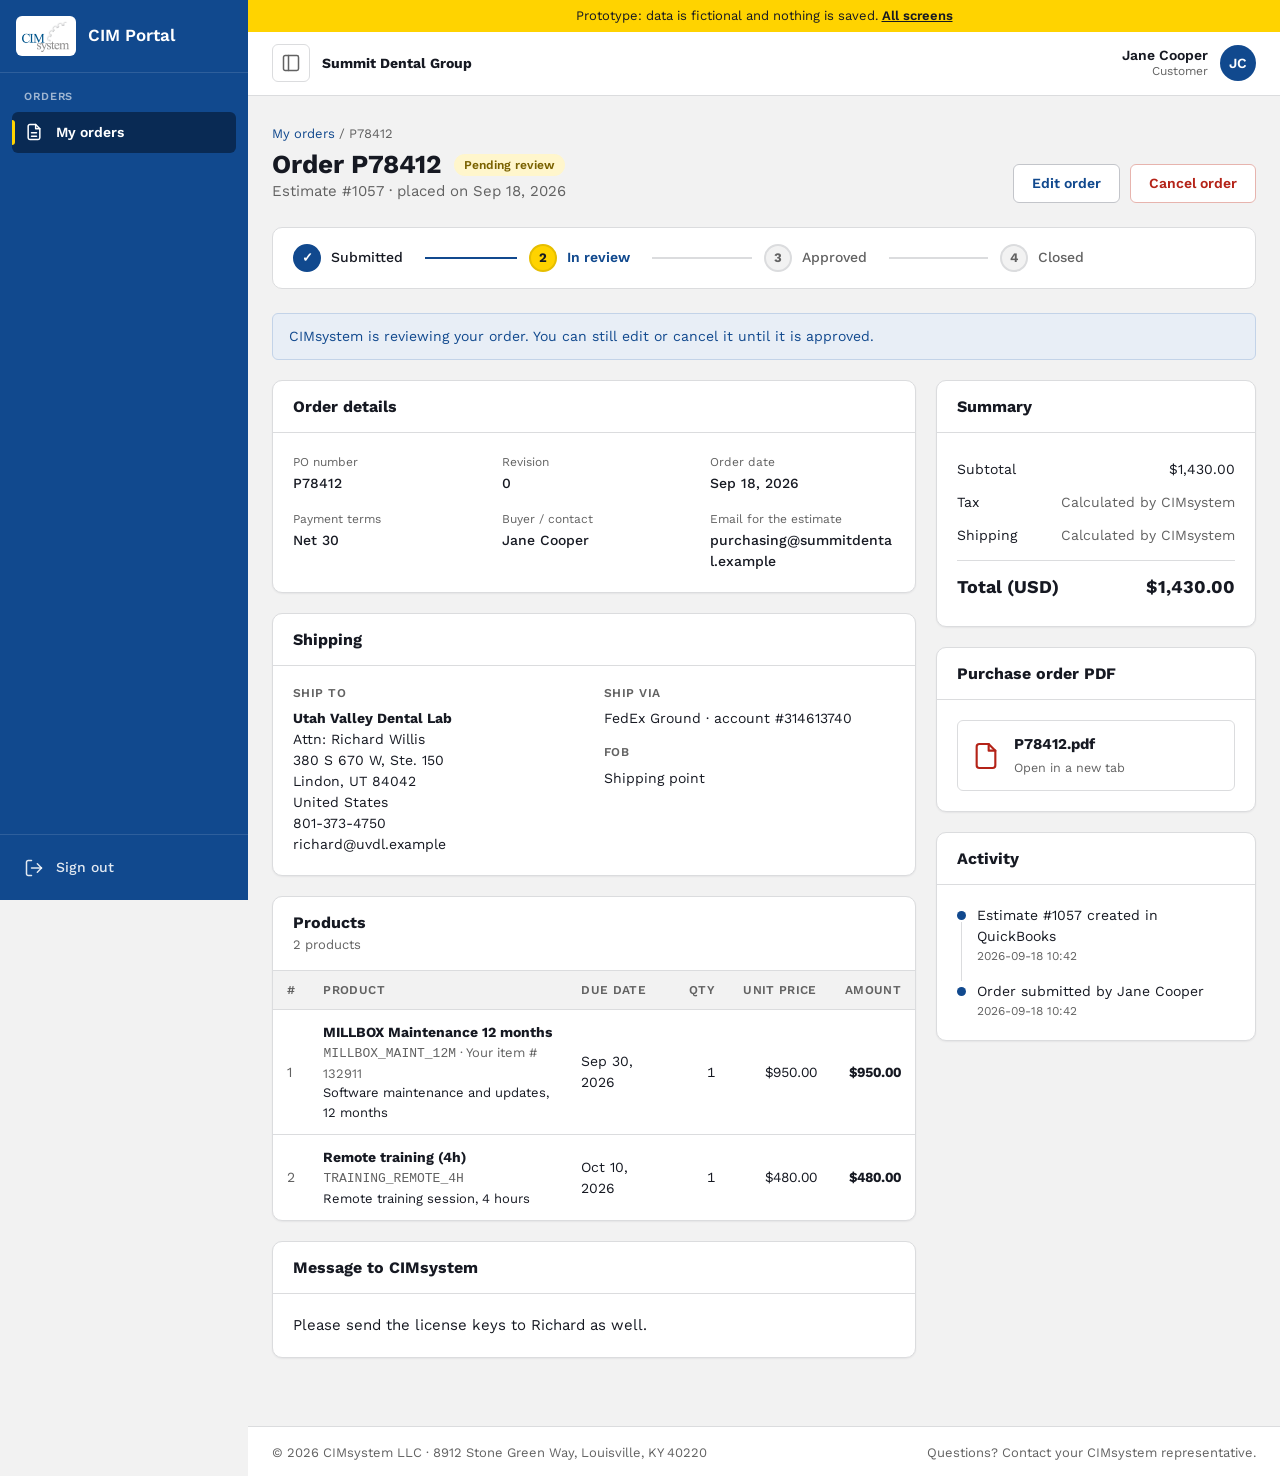
<file: docs/estimates/show.html>
<!DOCTYPE html>
<!-- Rails: app/views/estimates/show.html.erb (customer sees only their own estimates) -->
<html lang="en">
<head>
  <meta charset="utf-8">
  <meta name="viewport" content="width=device-width, initial-scale=1">
  <title>Order · CIM Portal</title>
  <link rel="icon" href="../assets/images/cim-system-logo.png">
  <link rel="preconnect" href="https://fonts.googleapis.com">
  <link rel="preconnect" href="https://fonts.gstatic.com" crossorigin>
  <link href="https://fonts.googleapis.com/css2?family=Work+Sans:wght@400;500;600;700&display=swap" rel="stylesheet">
  <link rel="stylesheet" href="../assets/stylesheets/base.css">
  <link rel="stylesheet" href="../assets/stylesheets/layout.css">
  <link rel="stylesheet" href="../assets/stylesheets/components.css">
  <link rel="stylesheet" href="../assets/stylesheets/pages.css">
</head>
<body>
  <div class="app-shell" data-controller="sidebar">
    <!-- Rails: layouts/_sidebar.html.erb (items depend on current_user.role) -->
    <aside class="sidebar" id="sidebar" aria-label="Main menu">
      <a class="sidebar__brand" href="index.html" title="CIM Portal">
        <span class="sidebar__logo"><img src="../assets/images/cim-system-logo.png" alt="CIMsystem"></span>
        <span class="sidebar__name">CIM Portal</span>
      </a>
      <nav class="sidebar__nav">
          <div class="sidebar__section">Orders</div>
          <a class="sidebar__link is-active" href="../estimates/index.html" title="My orders" aria-current="page">
            <svg viewBox="0 0 24 24" fill="none" stroke="currentColor" stroke-width="1.8" stroke-linecap="round" stroke-linejoin="round" aria-hidden="true"><path d="M14 3H7a2 2 0 0 0-2 2v14a2 2 0 0 0 2 2h10a2 2 0 0 0 2-2V8z"/><path d="M14 3v5h5"/><path d="M9 13h6M9 17h6"/></svg>
            <span class="sidebar__label">My orders</span>
          </a>
      </nav>
      <div class="sidebar__footer">
        <a class="sidebar__link" href="../sessions/new.html" title="Sign out">
          <svg viewBox="0 0 24 24" fill="none" stroke="currentColor" stroke-width="1.8" stroke-linecap="round" stroke-linejoin="round" aria-hidden="true"><path d="M9 21H5a2 2 0 0 1-2-2V5a2 2 0 0 1 2-2h4"/><path d="m16 17 5-5-5-5"/><path d="M21 12H9"/></svg>
          <span class="sidebar__label">Sign out</span>
        </a>
      </div>
    </aside>
    <div class="sidebar-backdrop" data-sidebar-target="backdrop"></div>

    <div class="app-body">
      <div class="prototype-bar">Prototype: data is fictional and nothing is saved. <a href="../index.html">All screens</a></div>

      <!-- Rails: layouts/_topbar.html.erb -->
      <header class="topbar">
        <div class="topbar__left">
          <button type="button" class="topbar__toggle" data-sidebar-target="toggle" aria-controls="sidebar" aria-expanded="true" aria-label="Toggle menu">
            <svg viewBox="0 0 24 24" fill="none" stroke="currentColor" stroke-width="1.8" stroke-linecap="round" stroke-linejoin="round" aria-hidden="true"><rect x="3" y="3" width="18" height="18" rx="2"/><path d="M9 3v18"/></svg>
          </button>
          <div class="topbar__context"><strong>Summit Dental Group</strong></div>
        </div>
        <div class="user-menu">
          <div class="user-menu__info">
            <div class="user-menu__name">Jane Cooper</div>
            <div class="user-menu__role">Customer</div>
          </div>
          <span class="avatar" aria-hidden="true">JC</span>
        </div>
      </header>

      <main class="app-main" data-controller="estimate-show estimate-actions">
        <div class="page-header">
          <div>
            <div class="breadcrumb"><a href="index.html">My orders</a> / <span data-field="po_number"></span></div>
            <div class="page-header__title">
              <h1>Order <span data-field="po_number"></span></h1>
              <span data-field="status_label"></span>
            </div>
            <p>Estimate <span data-field="estimate_number"></span> · placed on <span data-field="txn_date"></span></p>
          </div>
          <!-- Rails: shown only while the order can still be changed (rules TBD) -->
          <div class="page-actions" data-show-when="pending">
            <a class="btn btn--secondary" href="#" data-edit-link>Edit order</a>
            <button type="button" class="btn btn--danger" data-dialog-open="cancel-dialog">Cancel order</button>
          </div>
        </div>

        <ol class="steps" data-estimate-show-target="steps" aria-label="Order progress"></ol>

        <div class="alert alert--info" data-show-when="pending">
          <p>CIMsystem is reviewing your order. You can still edit or cancel it until it is approved.</p>
        </div>
        <div class="alert alert--success" data-show-when="accepted">
          <p><strong>Approved.</strong> CIMsystem approved this order. Contact your representative to make changes.</p>
        </div>
        <div class="alert alert--danger" data-show-when="rejected">
          <p><strong>Rejected by CIMsystem:</strong> <span data-field="rejection_reason"></span></p>
        </div>
        <div class="alert alert--warning" data-show-when="cancelled">
          <p><strong>You cancelled this order.</strong> Reason: <span data-field="cancellation_reason"></span></p>
        </div>

        <div class="detail-layout">
          <div>
            <section class="card">
              <div class="card__header">
                <h2>Order details</h2>
              </div>
              <div class="card__body">
                <dl class="info-grid">
                  <div><dt>PO number</dt><dd data-field="po_number"></dd></div>
                  <div><dt>Revision</dt><dd data-field="revision"></dd></div>
                  <div><dt>Order date</dt><dd data-field="txn_date"></dd></div>
                  <div><dt>Payment terms</dt><dd data-field="sales_term"></dd></div>
                  <div><dt>Buyer / contact</dt><dd data-field="contact_name"></dd></div>
                  <div><dt>Email for the estimate</dt><dd data-field="bill_email"></dd></div>
                </dl>
              </div>
            </section>

            <section class="card">
              <div class="card__header">
                <h2>Shipping</h2>
              </div>
              <div class="card__body">
                <div class="two-cols">
                  <div>
                    <h3>Ship to</h3>
                    <p data-field="ship_to"></p>
                  </div>
                  <div>
                    <h3>Ship via</h3>
                    <p data-field="ship_method"></p>
                    <h3 style="margin-top: 16px">FOB</h3>
                    <p data-field="fob"></p>
                  </div>
                </div>
              </div>
            </section>

            <section class="card">
              <div class="card__header">
                <div>
                  <h2>Products</h2>
                  <p data-field="line_count"></p>
                </div>
              </div>
              <div class="card__body card__body--flush">
                <div class="table-wrap">
                  <table class="table">
                    <thead>
                      <tr>
                        <th style="width: 32px">#</th>
                        <th>Product</th>
                        <th>Due date</th>
                        <th class="num">Qty</th>
                        <th class="num">Unit price</th>
                        <th class="num">Amount</th>
                      </tr>
                    </thead>
                    <tbody data-estimate-show-target="lines"></tbody>
                  </table>
                </div>
              </div>
            </section>

            <section class="card">
              <div class="card__header">
                <h2>Message to CIMsystem</h2>
              </div>
              <div class="card__body">
                <p style="margin: 0" data-field="memo"></p>
              </div>
            </section>
          </div>

          <aside>
            <section class="card">
              <div class="card__header">
                <h2>Summary</h2>
              </div>
              <div class="card__body">
                <div class="summary-row"><span>Subtotal</span><span data-field="subtotal"></span></div>
                <div class="summary-row"><span>Tax</span><span class="text-muted">Calculated by CIMsystem</span></div>
                <div class="summary-row"><span>Shipping</span><span class="text-muted">Calculated by CIMsystem</span></div>
                <div class="summary-row summary-row--total"><span>Total (USD)</span><span data-field="total"></span></div>
              </div>
            </section>

            <section class="card">
              <div class="card__header">
                <h2>Purchase order PDF</h2>
              </div>
              <div class="card__body">
                <a class="file-link" href="#" target="_blank" rel="noopener" data-pdf-link>
                  <svg viewBox="0 0 24 24" fill="none" stroke="currentColor" stroke-width="1.6" stroke-linecap="round" stroke-linejoin="round" aria-hidden="true"><path d="M14 3H7a2 2 0 0 0-2 2v14a2 2 0 0 0 2 2h10a2 2 0 0 0 2-2V8z"/><path d="M14 3v5h5"/></svg>
                  <span><strong data-field="pdf_name"></strong><br><small>Open in a new tab</small></span>
                </a>
              </div>
            </section>

            <section class="card">
              <div class="card__header">
                <h2>Activity</h2>
              </div>
              <div class="card__body">
                <ol class="timeline" data-estimate-show-target="history"></ol>
              </div>
            </section>
          </aside>
        </div>

        <!-- Cancel confirmation. Rails: form_with url: cancel_estimate_path(@estimate), method: :patch -->
        <dialog class="dialog" id="cancel-dialog" aria-labelledby="cancel-title"
                data-new-status="cancelled" data-history="Cancelled by Jane Cooper"
                data-toast="Order cancelled." data-reason-field="cancellationReason">
          <form method="dialog">
            <div class="dialog__body">
              <h2 id="cancel-title">Cancel this order?</h2>
              <p>CIMsystem will be notified and the estimate will not be processed. This cannot be undone.</p>
              <div class="field" style="margin-bottom: 0">
                <label for="cancel_reason">Reason (optional)</label>
                <textarea class="textarea" id="cancel_reason" name="reason" placeholder="e.g. Sent the PO by mistake"></textarea>
              </div>
            </div>
            <div class="dialog__actions">
              <button type="button" class="btn btn--secondary" data-dialog-close>Keep order</button>
              <button type="submit" class="btn btn--danger-solid">Cancel order</button>
            </div>
          </form>
        </dialog>
      </main>
    
      <footer class="app-footer">
        <div class="app-footer__inner">
          <span>© 2026 CIMsystem LLC · 8912 Stone Green Way, Louisville, KY 40220</span>
          <span>Questions? Contact your CIMsystem representative.</span>
        </div>
      </footer>
    </div>
  </div>

  <script src="../assets/javascripts/data/mock_data.js"></script>
  <script src="../assets/javascripts/application.js"></script>
  <script src="../assets/javascripts/controllers/sidebar_controller.js"></script>
  <script src="../assets/javascripts/controllers/estimate_show_controller.js"></script>
  <script src="../assets/javascripts/controllers/estimate_actions_controller.js"></script>
</body>
</html>
</file>
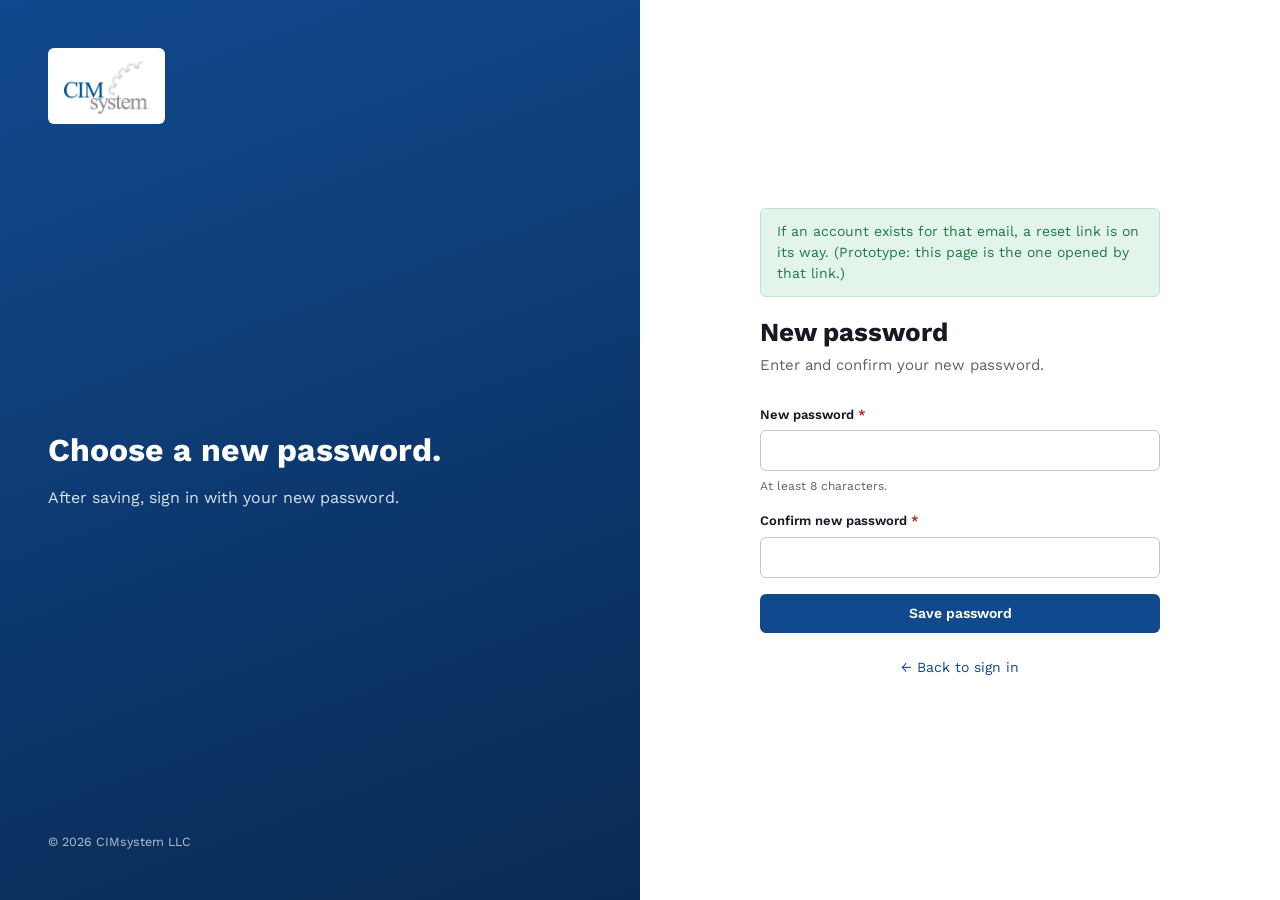
<file: docs/passwords/edit.html>
<!DOCTYPE html>
<!-- Rails: app/views/passwords/edit.html.erb (layout: auth), opened from the email link with a token -->
<html lang="en">
<head>
  <meta charset="utf-8">
  <meta name="viewport" content="width=device-width, initial-scale=1">
  <title>New password · CIM Portal</title>
  <link rel="icon" href="../assets/images/cim-system-logo.png">
  <link rel="preconnect" href="https://fonts.googleapis.com">
  <link rel="preconnect" href="https://fonts.gstatic.com" crossorigin>
  <link href="https://fonts.googleapis.com/css2?family=Work+Sans:wght@400;500;600;700&display=swap" rel="stylesheet">
  <link rel="stylesheet" href="../assets/stylesheets/base.css">
  <link rel="stylesheet" href="../assets/stylesheets/layout.css">
  <link rel="stylesheet" href="../assets/stylesheets/components.css">
  <link rel="stylesheet" href="../assets/stylesheets/pages.css">
</head>
<body>
  <div class="auth">
    <aside class="auth__aside">
      <div class="auth__logo">
        <img src="../assets/images/cim-system-logo.png" alt="CIMsystem">
      </div>
      <div>
        <h2>Choose a new password.</h2>
        <p>After saving, sign in with your new password.</p>
      </div>
      <small style="color: rgba(255,255,255,.7)">© 2026 CIMsystem LLC</small>
    </aside>

    <main class="auth__main">
      <div class="auth__card">
        <div class="auth__mobile-logo">
          <img src="../assets/images/cim-system-logo.png" alt="CIMsystem">
        </div>

        <!-- Prototype: shown after "Send reset link" -->
        <div class="alert alert--success">
          <p>If an account exists for that email, a reset link is on its way. (Prototype: this page is the one opened by that link.)</p>
        </div>

        <h1>New password</h1>
        <p class="lead">Enter and confirm your new password.</p>

        <!-- Rails: form_with url: password_path(params[:token]), method: :put -->
        <form action="../sessions/new.html" method="get">
          <div class="field">
            <label for="password" class="required">New password</label>
            <input class="input" type="password" id="password" name="password" autocomplete="new-password" minlength="8" required>
            <span class="hint">At least 8 characters.</span>
          </div>

          <div class="field">
            <label for="password_confirmation" class="required">Confirm new password</label>
            <input class="input" type="password" id="password_confirmation" name="password_confirmation" autocomplete="new-password" minlength="8" required>
          </div>

          <button type="submit" class="btn btn--primary btn--block">Save password</button>
        </form>

        <p class="auth__switch">
          <a href="../sessions/new.html">← Back to sign in</a>
        </p>
      </div>
    </main>
  </div>
</body>
</html>
</file>
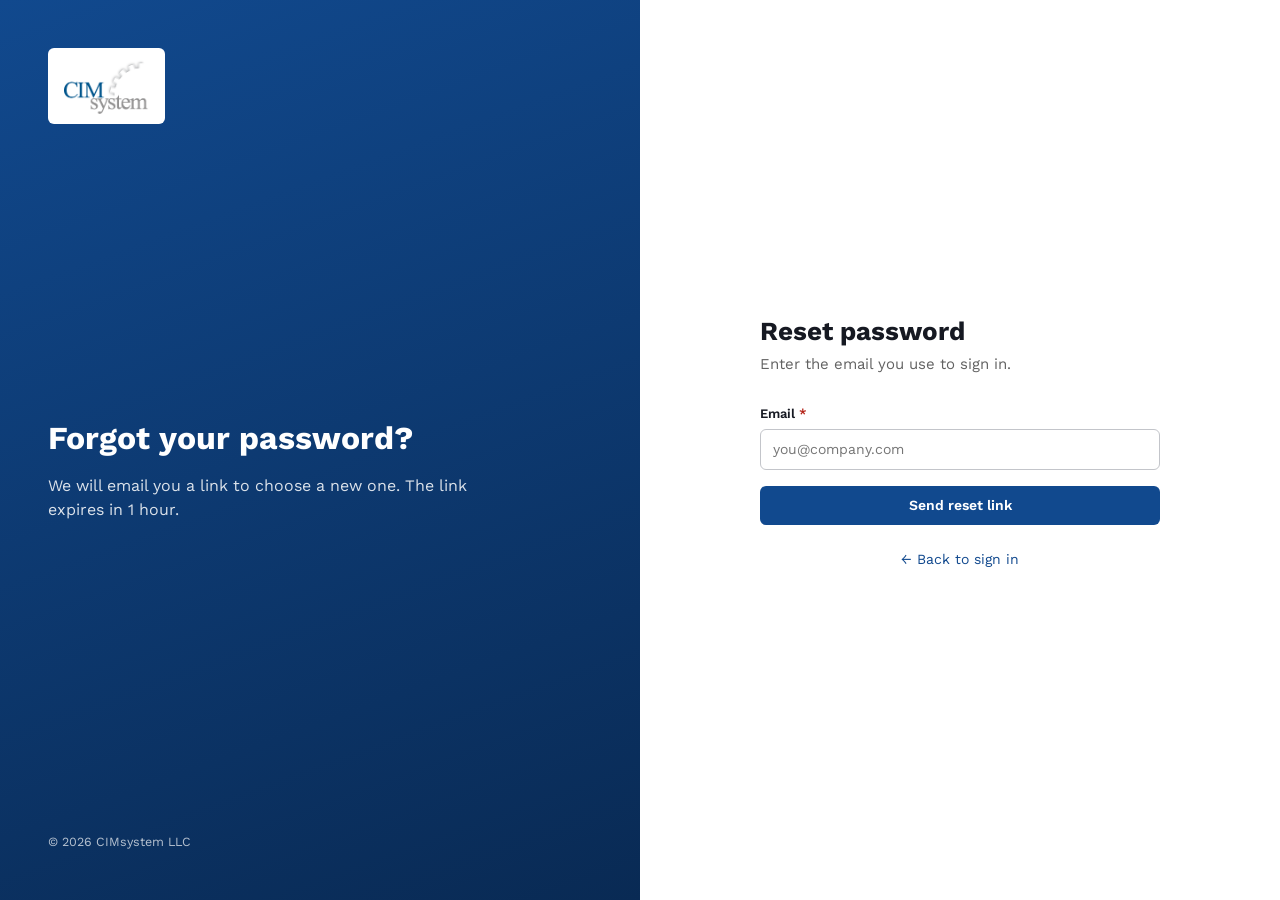
<file: docs/passwords/new.html>
<!DOCTYPE html>
<!-- Rails: app/views/passwords/new.html.erb (layout: auth) -->
<html lang="en">
<head>
  <meta charset="utf-8">
  <meta name="viewport" content="width=device-width, initial-scale=1">
  <title>Reset password · CIM Portal</title>
  <link rel="icon" href="../assets/images/cim-system-logo.png">
  <link rel="preconnect" href="https://fonts.googleapis.com">
  <link rel="preconnect" href="https://fonts.gstatic.com" crossorigin>
  <link href="https://fonts.googleapis.com/css2?family=Work+Sans:wght@400;500;600;700&display=swap" rel="stylesheet">
  <link rel="stylesheet" href="../assets/stylesheets/base.css">
  <link rel="stylesheet" href="../assets/stylesheets/layout.css">
  <link rel="stylesheet" href="../assets/stylesheets/components.css">
  <link rel="stylesheet" href="../assets/stylesheets/pages.css">
</head>
<body>
  <div class="auth">
    <aside class="auth__aside">
      <div class="auth__logo">
        <img src="../assets/images/cim-system-logo.png" alt="CIMsystem">
      </div>
      <div>
        <h2>Forgot your password?</h2>
        <p>We will email you a link to choose a new one. The link expires in 1 hour.</p>
      </div>
      <small style="color: rgba(255,255,255,.7)">© 2026 CIMsystem LLC</small>
    </aside>

    <main class="auth__main">
      <div class="auth__card">
        <div class="auth__mobile-logo">
          <img src="../assets/images/cim-system-logo.png" alt="CIMsystem">
        </div>

        <h1>Reset password</h1>
        <p class="lead">Enter the email you use to sign in.</p>

        <!-- Rails: form_with url: passwords_path -->
        <form action="edit.html" method="get">
          <div class="field">
            <label for="email" class="required">Email</label>
            <input class="input" type="email" id="email" name="email" autocomplete="username" placeholder="you@company.com" required>
          </div>

          <button type="submit" class="btn btn--primary btn--block">Send reset link</button>
        </form>

        <p class="auth__switch">
          <a href="../sessions/new.html">← Back to sign in</a>
        </p>
      </div>
    </main>
  </div>
</body>
</html>
</file>
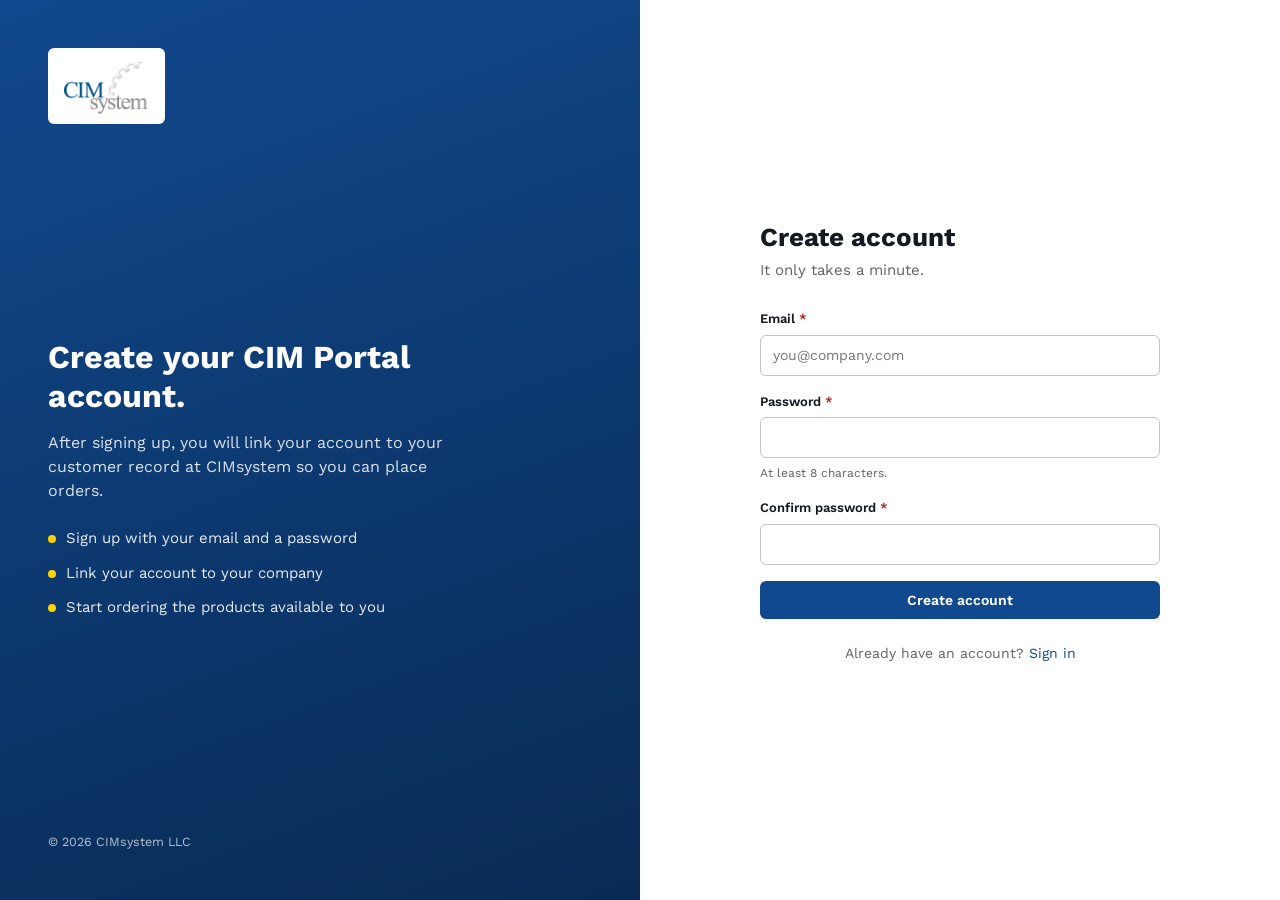
<file: docs/registrations/new.html>
<!DOCTYPE html>
<!-- Rails: app/views/registrations/new.html.erb (layout: auth) -->
<html lang="en">
<head>
  <meta charset="utf-8">
  <meta name="viewport" content="width=device-width, initial-scale=1">
  <title>Create account · CIM Portal</title>
  <link rel="icon" href="../assets/images/cim-system-logo.png">
  <link rel="preconnect" href="https://fonts.googleapis.com">
  <link rel="preconnect" href="https://fonts.gstatic.com" crossorigin>
  <link href="https://fonts.googleapis.com/css2?family=Work+Sans:wght@400;500;600;700&display=swap" rel="stylesheet">
  <link rel="stylesheet" href="../assets/stylesheets/base.css">
  <link rel="stylesheet" href="../assets/stylesheets/layout.css">
  <link rel="stylesheet" href="../assets/stylesheets/components.css">
  <link rel="stylesheet" href="../assets/stylesheets/pages.css">
</head>
<body>
  <div class="auth">
    <aside class="auth__aside">
      <div class="auth__logo">
        <img src="../assets/images/cim-system-logo.png" alt="CIMsystem">
      </div>
      <div>
        <h2>Create your CIM Portal account.</h2>
        <p>After signing up, you will link your account to your customer record at CIMsystem so you can place orders.</p>
        <ul>
          <li>Sign up with your email and a password</li>
          <li>Link your account to your company</li>
          <li>Start ordering the products available to you</li>
        </ul>
      </div>
      <small style="color: rgba(255,255,255,.7)">© 2026 CIMsystem LLC</small>
    </aside>

    <main class="auth__main">
      <div class="auth__card">
        <div class="auth__mobile-logo">
          <img src="../assets/images/cim-system-logo.png" alt="CIMsystem">
        </div>

        <h1>Create account</h1>
        <p class="lead">It only takes a minute.</p>

        <!-- Rails: form_with model: @user, url: registration_path -->
        <form action="../sessions/new.html" method="get">
          <div class="field">
            <label for="email" class="required">Email</label>
            <input class="input" type="email" id="email" name="user[email]" autocomplete="username" placeholder="you@company.com" required>
          </div>

          <div class="field">
            <label for="password" class="required">Password</label>
            <input class="input" type="password" id="password" name="user[password]" autocomplete="new-password" minlength="8" required>
            <span class="hint">At least 8 characters.</span>
          </div>

          <div class="field">
            <label for="password_confirmation" class="required">Confirm password</label>
            <input class="input" type="password" id="password_confirmation" name="user[password_confirmation]" autocomplete="new-password" minlength="8" required>
          </div>

          <button type="submit" class="btn btn--primary btn--block">Create account</button>
        </form>

        <p class="auth__switch">
          Already have an account? <a href="../sessions/new.html">Sign in</a>
        </p>
      </div>
    </main>
  </div>
</body>
</html>
</file>
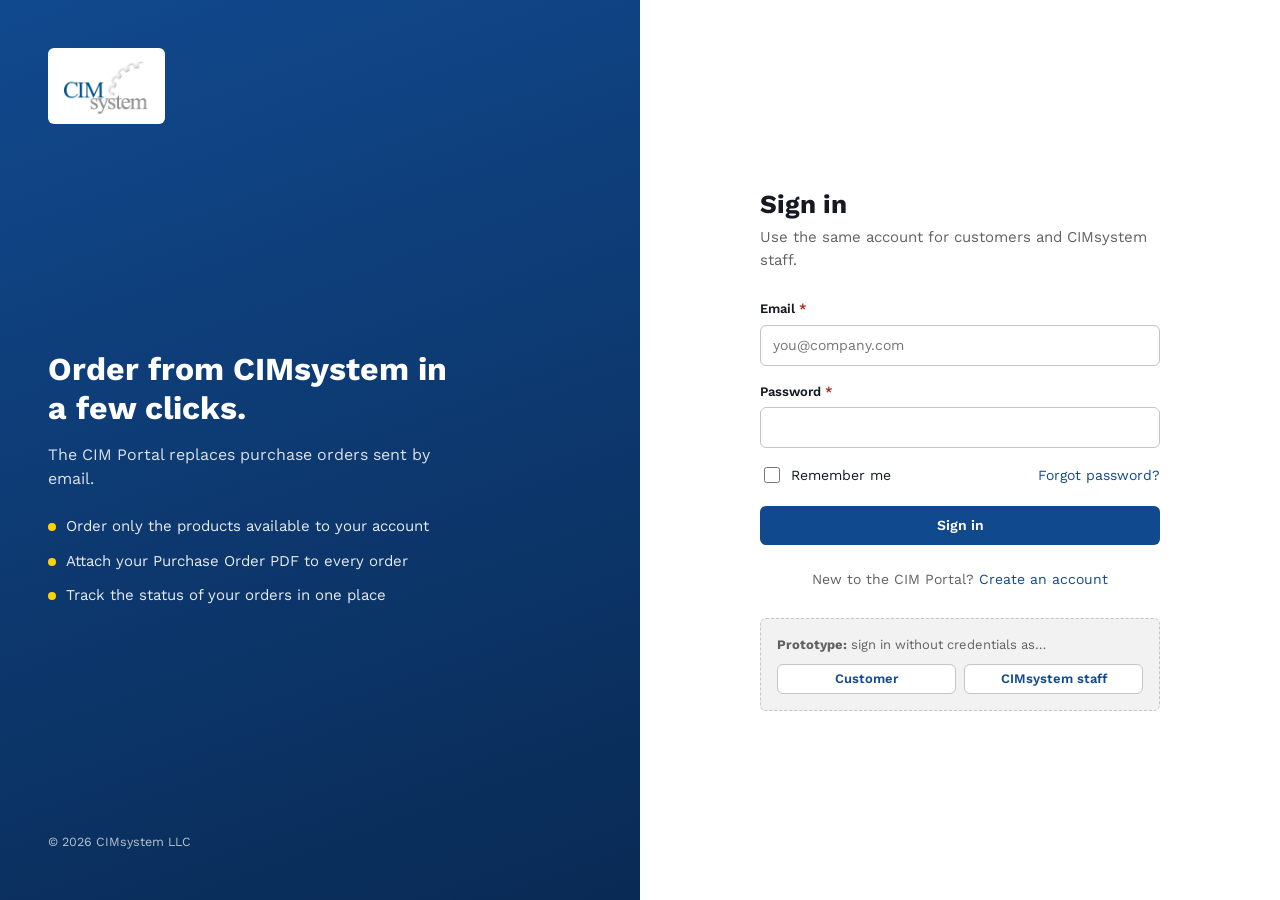
<file: docs/sessions/new.html>
<!DOCTYPE html>
<!-- Rails: app/views/sessions/new.html.erb (layout: auth) -->
<html lang="en">
<head>
  <meta charset="utf-8">
  <meta name="viewport" content="width=device-width, initial-scale=1">
  <title>Sign in · CIM Portal</title>
  <link rel="icon" href="../assets/images/cim-system-logo.png">
  <link rel="preconnect" href="https://fonts.googleapis.com">
  <link rel="preconnect" href="https://fonts.gstatic.com" crossorigin>
  <link href="https://fonts.googleapis.com/css2?family=Work+Sans:wght@400;500;600;700&display=swap" rel="stylesheet">
  <link rel="stylesheet" href="../assets/stylesheets/base.css">
  <link rel="stylesheet" href="../assets/stylesheets/layout.css">
  <link rel="stylesheet" href="../assets/stylesheets/components.css">
  <link rel="stylesheet" href="../assets/stylesheets/pages.css">
</head>
<body>
  <div class="auth">
    <aside class="auth__aside">
      <div class="auth__logo">
        <img src="../assets/images/cim-system-logo.png" alt="CIMsystem">
      </div>
      <div>
        <h2>Order from CIMsystem in a few clicks.</h2>
        <p>The CIM Portal replaces purchase orders sent by email.</p>
        <ul>
          <li>Order only the products available to your account</li>
          <li>Attach your Purchase Order PDF to every order</li>
          <li>Track the status of your orders in one place</li>
        </ul>
      </div>
      <small style="color: rgba(255,255,255,.7)">© 2026 CIMsystem LLC</small>
    </aside>

    <main class="auth__main">
      <div class="auth__card">
        <div class="auth__mobile-logo">
          <img src="../assets/images/cim-system-logo.png" alt="CIMsystem">
        </div>

        <h1>Sign in</h1>
        <p class="lead">Use the same account for customers and CIMsystem staff.</p>

        <!-- Rails: form_with url: session_path -->
        <form action="../estimates/index.html" method="get">
          <div class="field">
            <label for="email" class="required">Email</label>
            <input class="input" type="email" id="email" name="email" autocomplete="username" placeholder="you@company.com" required>
          </div>

          <div class="field">
            <label for="password" class="required">Password</label>
            <input class="input" type="password" id="password" name="password" autocomplete="current-password" required>
          </div>

          <div class="form-inline-link">
            <label class="checkbox">
              <input type="checkbox" name="remember_me"> Remember me
            </label>
            <a href="../passwords/new.html">Forgot password?</a>
          </div>

          <button type="submit" class="btn btn--primary btn--block">Sign in</button>
        </form>

        <p class="auth__switch">
          New to the CIM Portal? <a href="../registrations/new.html">Create an account</a>
        </p>

        <!-- Prototype only: remove in Rails -->
        <div class="demo-login">
          <p><strong>Prototype:</strong> sign in without credentials as…</p>
          <div class="demo-login__buttons">
            <a class="btn btn--secondary btn--sm" href="../estimates/index.html">Customer</a>
            <a class="btn btn--secondary btn--sm" href="../admin/customers/index.html">CIMsystem staff</a>
          </div>
        </div>
      </div>
    </main>
  </div>
</body>
</html>
</file>
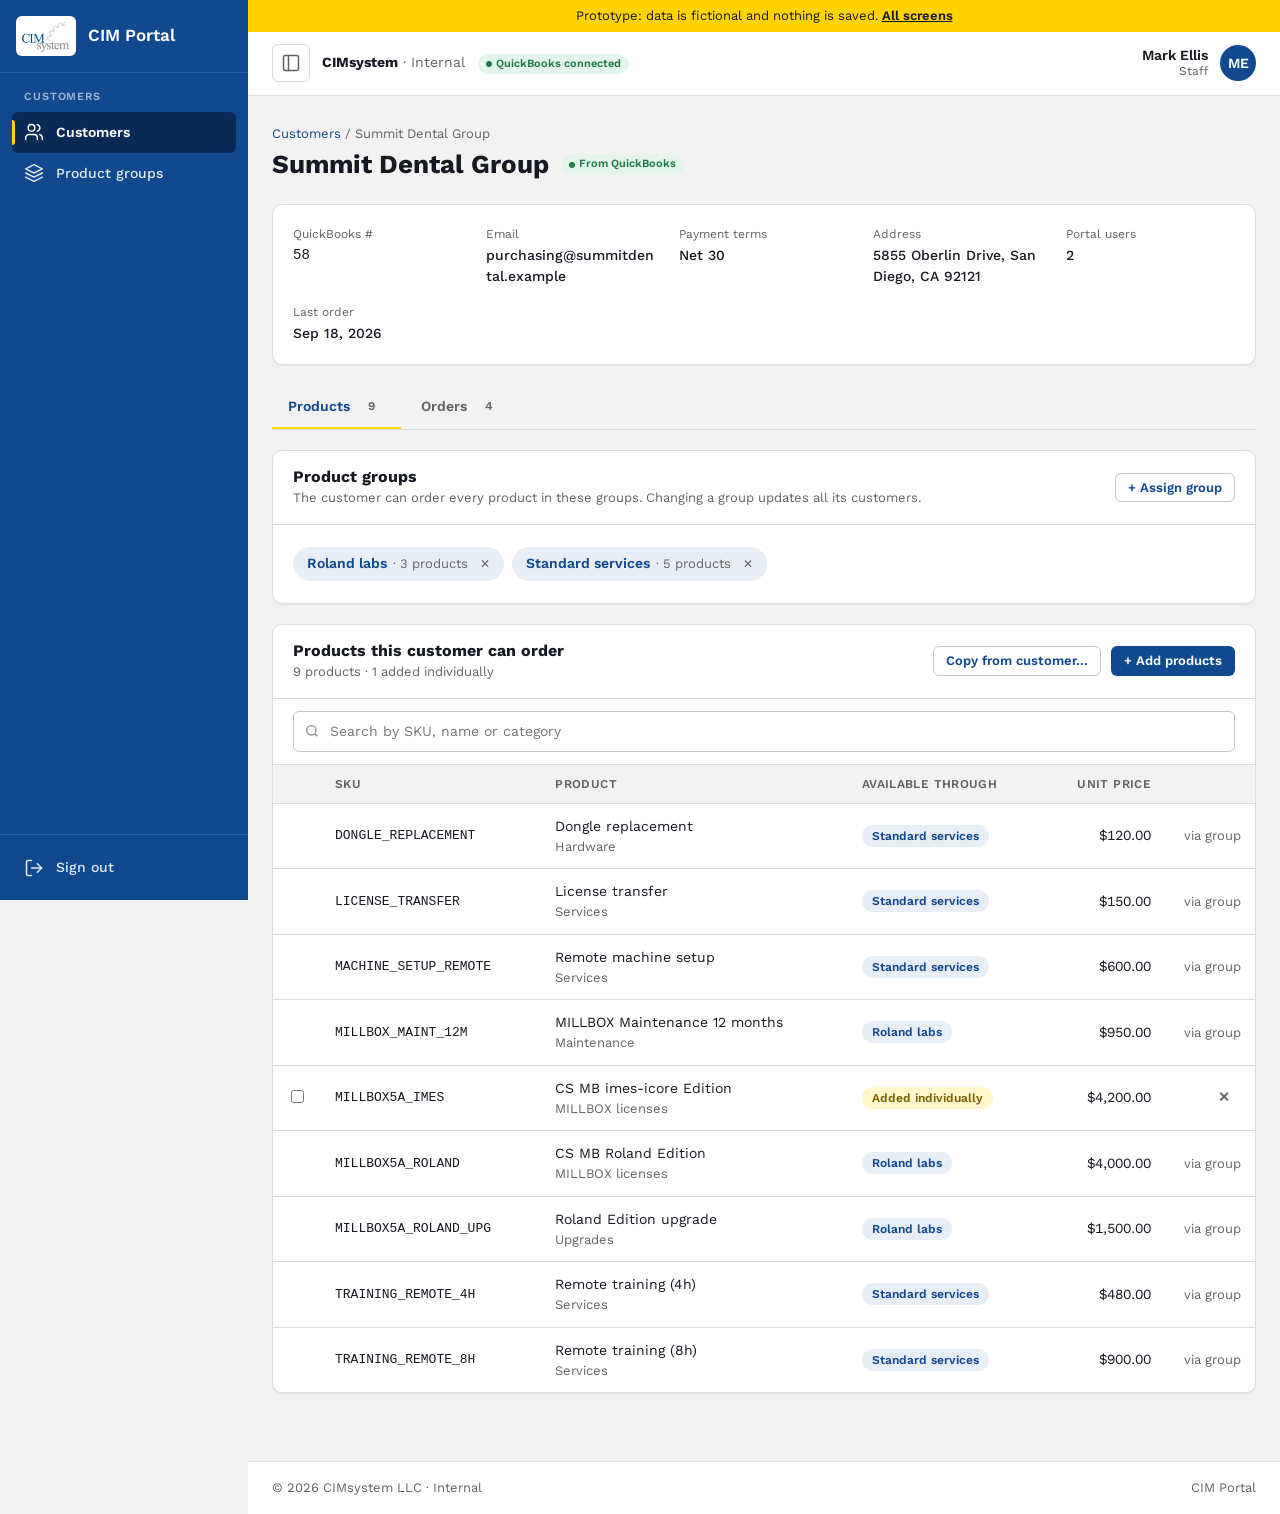
<file: docs/admin/customers/show.html>
<!DOCTYPE html>
<!-- Rails: app/views/admin/customers/show.html.erb (staff only): products and orders of one customer -->
<html lang="en">
<head>
  <meta charset="utf-8">
  <meta name="viewport" content="width=device-width, initial-scale=1">
  <title>Customer · CIM Portal</title>
  <link rel="icon" href="../../assets/images/cim-system-logo.png">
  <link rel="preconnect" href="https://fonts.googleapis.com">
  <link rel="preconnect" href="https://fonts.gstatic.com" crossorigin>
  <link href="https://fonts.googleapis.com/css2?family=Work+Sans:wght@400;500;600;700&display=swap" rel="stylesheet">
  <link rel="stylesheet" href="../../assets/stylesheets/base.css">
  <link rel="stylesheet" href="../../assets/stylesheets/layout.css">
  <link rel="stylesheet" href="../../assets/stylesheets/components.css">
  <link rel="stylesheet" href="../../assets/stylesheets/pages.css">
</head>
<body>
  <div class="app-shell" data-controller="sidebar">
    <!-- Rails: layouts/_sidebar.html.erb (items depend on current_user.role) -->
    <aside class="sidebar" id="sidebar" aria-label="Main menu">
      <a class="sidebar__brand" href="../customers/index.html" title="CIM Portal">
        <span class="sidebar__logo"><img src="../../assets/images/cim-system-logo.png" alt="CIMsystem"></span>
        <span class="sidebar__name">CIM Portal</span>
      </a>
      <nav class="sidebar__nav">
          <div class="sidebar__section">Customers</div>
          <a class="sidebar__link is-active" href="../customers/index.html" title="Customers" aria-current="page">
            <svg viewBox="0 0 24 24" fill="none" stroke="currentColor" stroke-width="1.8" stroke-linecap="round" stroke-linejoin="round" aria-hidden="true"><path d="M16 21v-2a4 4 0 0 0-4-4H6a4 4 0 0 0-4 4v2"/><circle cx="9" cy="7" r="4"/><path d="M22 21v-2a4 4 0 0 0-3-3.87"/><path d="M16 3.13a4 4 0 0 1 0 7.75"/></svg>
            <span class="sidebar__label">Customers</span>
          </a>
          <a class="sidebar__link" href="../product_groups/index.html" title="Product groups">
            <svg viewBox="0 0 24 24" fill="none" stroke="currentColor" stroke-width="1.8" stroke-linecap="round" stroke-linejoin="round" aria-hidden="true"><path d="m12 2 10 5-10 5L2 7z"/><path d="m2 17 10 5 10-5"/><path d="m2 12 10 5 10-5"/></svg>
            <span class="sidebar__label">Product groups</span>
          </a>
      </nav>
      <div class="sidebar__footer">
        <a class="sidebar__link" href="../../sessions/new.html" title="Sign out">
          <svg viewBox="0 0 24 24" fill="none" stroke="currentColor" stroke-width="1.8" stroke-linecap="round" stroke-linejoin="round" aria-hidden="true"><path d="M9 21H5a2 2 0 0 1-2-2V5a2 2 0 0 1 2-2h4"/><path d="m16 17 5-5-5-5"/><path d="M21 12H9"/></svg>
          <span class="sidebar__label">Sign out</span>
        </a>
      </div>
    </aside>
    <div class="sidebar-backdrop" data-sidebar-target="backdrop"></div>

    <div class="app-body">
      <div class="prototype-bar">Prototype: data is fictional and nothing is saved. <a href="../../index.html">All screens</a></div>

      <!-- Rails: layouts/_topbar.html.erb -->
      <header class="topbar">
        <div class="topbar__left">
          <button type="button" class="topbar__toggle" data-sidebar-target="toggle" aria-controls="sidebar" aria-expanded="true" aria-label="Toggle menu">
            <svg viewBox="0 0 24 24" fill="none" stroke="currentColor" stroke-width="1.8" stroke-linecap="round" stroke-linejoin="round" aria-hidden="true"><rect x="3" y="3" width="18" height="18" rx="2"/><path d="M9 3v18"/></svg>
          </button>
          <div class="topbar__context"><strong>CIMsystem</strong> · Internal <span class="qb-tag" style="margin-left: 8px">QuickBooks connected</span></div>
        </div>
        <div class="user-menu">
          <div class="user-menu__info">
            <div class="user-menu__name">Mark Ellis</div>
            <div class="user-menu__role">Staff</div>
          </div>
          <span class="avatar" aria-hidden="true">ME</span>
        </div>
      </header>

      <main class="app-main" data-controller="customer-access tabs">
        <div class="page-header">
          <div>
            <div class="breadcrumb"><a href="index.html">Customers</a> / <span data-customer-name></span></div>
            <div class="page-header__title">
              <h1 data-customer-name></h1>
              <span class="qb-tag">From QuickBooks</span>
            </div>
          </div>
        </div>

        <section class="card">
          <div class="card__body">
            <dl class="info-grid" data-customer-access-target="info"></dl>
          </div>
        </section>

        <div class="tabs" role="tablist" aria-label="Customer sections">
          <button type="button" role="tab" id="tab-products" aria-controls="products">Products <span class="badge" data-products-badge></span></button>
          <button type="button" role="tab" id="tab-orders" aria-controls="orders">Orders <span class="badge" data-orders-badge></span></button>
        </div>

        <!-- Products tab -->
        <div id="products" role="tabpanel" aria-labelledby="tab-products">
          <section class="card">
            <div class="card__header">
              <div>
                <h2>Product groups</h2>
                <p>The customer can order every product in these groups. Changing a group updates all its customers.</p>
              </div>
              <button type="button" class="btn btn--secondary btn--sm" data-customer-access-target="assignGroup">+ Assign group</button>
            </div>
            <div class="card__body">
              <div class="chip-list" data-customer-access-target="groups"></div>
            </div>
          </section>

          <section class="card">
            <div class="card__header">
              <div>
                <h2>Products this customer can order</h2>
                <p data-customer-access-target="productCount"></p>
              </div>
              <div class="page-actions">
                <button type="button" class="btn btn--secondary btn--sm" data-customer-access-target="copyFrom">Copy from customer…</button>
                <button type="button" class="btn btn--primary btn--sm" data-customer-access-target="addProducts">+ Add products</button>
              </div>
            </div>
            <div class="card__body card__body--flush">
              <div class="alert alert--warning" style="margin: 16px 20px 0" data-customer-access-target="noProducts" hidden>
                <p><strong>This customer cannot place orders.</strong> Assign a group or add products.</p>
              </div>
              <div class="toolbar" style="padding: 12px 20px; border-bottom: 1px solid var(--border)">
                <label class="search">
                  <span class="sr-only">Search products</span>
                  <svg viewBox="0 0 24 24" fill="none" stroke="currentColor" stroke-width="2" aria-hidden="true"><circle cx="11" cy="11" r="7"/><path d="m20 20-3.5-3.5"/></svg>
                  <input class="input" type="search" placeholder="Search by SKU, name or category" data-customer-access-target="productSearch">
                </label>
                <div class="toolbar" data-customer-access-target="bulk" hidden>
                  <span class="text-small text-muted" data-customer-access-target="bulkCount"></span>
                  <button type="button" class="btn btn--danger btn--sm" data-customer-access-target="bulkRemove">Remove selected</button>
                </div>
              </div>
              <div class="table-wrap">
                <table class="table">
                  <thead>
                    <tr>
                      <th style="width: 40px"><span class="sr-only">Select</span></th>
                      <th>SKU</th>
                      <th>Product</th>
                      <th>Available through</th>
                      <th class="num">Unit price</th>
                      <th style="width: 90px"><span class="sr-only">Actions</span></th>
                    </tr>
                  </thead>
                  <tbody data-customer-access-target="products"></tbody>
                </table>
              </div>
            </div>
          </section>
        </div>

        <!-- Orders tab -->
        <div id="orders" role="tabpanel" aria-labelledby="tab-orders" hidden>
          <p class="text-small text-muted">Orders placed through the portal. Review, approve or reject them in QuickBooks (Estimates).</p>
          <section class="card">
            <div class="card__body card__body--flush">
              <div class="table-wrap">
                <table class="table">
                  <thead>
                    <tr>
                      <th>PO number</th>
                      <th>Order date</th>
                      <th>Estimate #</th>
                      <th>Status</th>
                      <th class="num">Total</th>
                    </tr>
                  </thead>
                  <tbody data-customer-access-target="orders"></tbody>
                </table>
              </div>
            </div>
          </section>
        </div>
      </main>
    
      <footer class="app-footer">
        <div class="app-footer__inner">
          <span>© 2026 CIMsystem LLC · Internal</span>
          <span>CIM Portal</span>
        </div>
      </footer>
    </div>
  </div>
  <script src="../../assets/javascripts/data/mock_data.js"></script>
  <script src="../../assets/javascripts/application.js"></script>
  <script src="../../assets/javascripts/controllers/sidebar_controller.js"></script>
  <script src="../../assets/javascripts/components/picker.js"></script>
  <script src="../../assets/javascripts/controllers/tabs_controller.js"></script>
  <script src="../../assets/javascripts/controllers/customer_access_controller.js"></script>
</body>
</html>
</file>
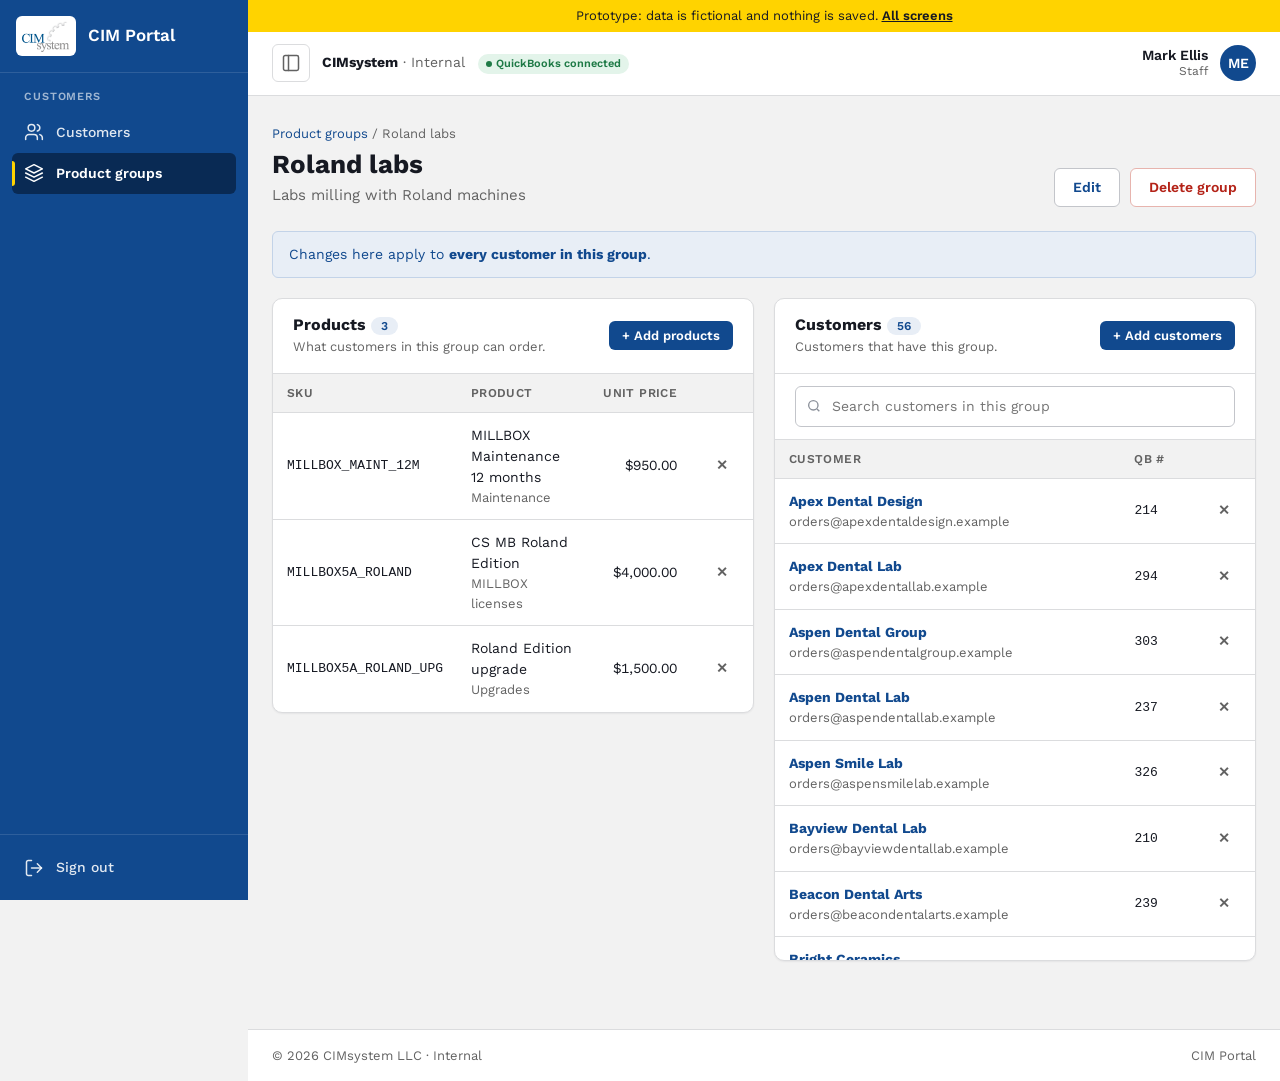
<file: docs/admin/product_groups/show.html>
<!DOCTYPE html>
<!-- Rails: app/views/admin/product_groups/show.html.erb (staff only) -->
<html lang="en">
<head>
  <meta charset="utf-8">
  <meta name="viewport" content="width=device-width, initial-scale=1">
  <title>Product group · CIM Portal</title>
  <link rel="icon" href="../../assets/images/cim-system-logo.png">
  <link rel="preconnect" href="https://fonts.googleapis.com">
  <link rel="preconnect" href="https://fonts.gstatic.com" crossorigin>
  <link href="https://fonts.googleapis.com/css2?family=Work+Sans:wght@400;500;600;700&display=swap" rel="stylesheet">
  <link rel="stylesheet" href="../../assets/stylesheets/base.css">
  <link rel="stylesheet" href="../../assets/stylesheets/layout.css">
  <link rel="stylesheet" href="../../assets/stylesheets/components.css">
  <link rel="stylesheet" href="../../assets/stylesheets/pages.css">
</head>
<body>
  <div class="app-shell" data-controller="sidebar">
    <!-- Rails: layouts/_sidebar.html.erb (items depend on current_user.role) -->
    <aside class="sidebar" id="sidebar" aria-label="Main menu">
      <a class="sidebar__brand" href="../customers/index.html" title="CIM Portal">
        <span class="sidebar__logo"><img src="../../assets/images/cim-system-logo.png" alt="CIMsystem"></span>
        <span class="sidebar__name">CIM Portal</span>
      </a>
      <nav class="sidebar__nav">
          <div class="sidebar__section">Customers</div>
          <a class="sidebar__link" href="../customers/index.html" title="Customers">
            <svg viewBox="0 0 24 24" fill="none" stroke="currentColor" stroke-width="1.8" stroke-linecap="round" stroke-linejoin="round" aria-hidden="true"><path d="M16 21v-2a4 4 0 0 0-4-4H6a4 4 0 0 0-4 4v2"/><circle cx="9" cy="7" r="4"/><path d="M22 21v-2a4 4 0 0 0-3-3.87"/><path d="M16 3.13a4 4 0 0 1 0 7.75"/></svg>
            <span class="sidebar__label">Customers</span>
          </a>
          <a class="sidebar__link is-active" href="../product_groups/index.html" title="Product groups" aria-current="page">
            <svg viewBox="0 0 24 24" fill="none" stroke="currentColor" stroke-width="1.8" stroke-linecap="round" stroke-linejoin="round" aria-hidden="true"><path d="m12 2 10 5-10 5L2 7z"/><path d="m2 17 10 5 10-5"/><path d="m2 12 10 5 10-5"/></svg>
            <span class="sidebar__label">Product groups</span>
          </a>
      </nav>
      <div class="sidebar__footer">
        <a class="sidebar__link" href="../../sessions/new.html" title="Sign out">
          <svg viewBox="0 0 24 24" fill="none" stroke="currentColor" stroke-width="1.8" stroke-linecap="round" stroke-linejoin="round" aria-hidden="true"><path d="M9 21H5a2 2 0 0 1-2-2V5a2 2 0 0 1 2-2h4"/><path d="m16 17 5-5-5-5"/><path d="M21 12H9"/></svg>
          <span class="sidebar__label">Sign out</span>
        </a>
      </div>
    </aside>
    <div class="sidebar-backdrop" data-sidebar-target="backdrop"></div>

    <div class="app-body">
      <div class="prototype-bar">Prototype: data is fictional and nothing is saved. <a href="../../index.html">All screens</a></div>

      <!-- Rails: layouts/_topbar.html.erb -->
      <header class="topbar">
        <div class="topbar__left">
          <button type="button" class="topbar__toggle" data-sidebar-target="toggle" aria-controls="sidebar" aria-expanded="true" aria-label="Toggle menu">
            <svg viewBox="0 0 24 24" fill="none" stroke="currentColor" stroke-width="1.8" stroke-linecap="round" stroke-linejoin="round" aria-hidden="true"><rect x="3" y="3" width="18" height="18" rx="2"/><path d="M9 3v18"/></svg>
          </button>
          <div class="topbar__context"><strong>CIMsystem</strong> · Internal <span class="qb-tag" style="margin-left: 8px">QuickBooks connected</span></div>
        </div>
        <div class="user-menu">
          <div class="user-menu__info">
            <div class="user-menu__name">Mark Ellis</div>
            <div class="user-menu__role">Staff</div>
          </div>
          <span class="avatar" aria-hidden="true">ME</span>
        </div>
      </header>

      <main class="app-main" data-controller="product-group">
        <div class="page-header">
          <div>
            <div class="breadcrumb"><a href="index.html">Product groups</a> / <span data-group-name></span></div>
            <h1 data-group-name></h1>
            <p data-product-group-target="description"></p>
          </div>
          <div class="page-actions">
            <button type="button" class="btn btn--secondary" data-product-group-target="edit">Edit</button>
            <button type="button" class="btn btn--danger" data-product-group-target="delete">Delete group</button>
          </div>
        </div>

        <div class="alert alert--info">
          <p>Changes here apply to <strong>every customer in this group</strong>.</p>
        </div>

        <div class="group-layout">
          <section class="card">
            <div class="card__header">
              <div>
                <h2>Products <span class="badge badge--info" data-products-badge></span></h2>
                <p>What customers in this group can order.</p>
              </div>
              <button type="button" class="btn btn--primary btn--sm" data-product-group-target="addProducts">+ Add products</button>
            </div>
            <div class="card__body card__body--flush">
              <div class="table-wrap">
                <table class="table">
                  <thead>
                    <tr>
                      <th>SKU</th>
                      <th>Product</th>
                      <th class="num">Unit price</th>
                      <th style="width: 60px"><span class="sr-only">Actions</span></th>
                    </tr>
                  </thead>
                  <tbody data-product-group-target="products"></tbody>
                </table>
              </div>
            </div>
          </section>

          <section class="card">
            <div class="card__header">
              <div>
                <h2>Customers <span class="badge badge--info" data-customers-badge></span></h2>
                <p>Customers that have this group.</p>
              </div>
              <button type="button" class="btn btn--primary btn--sm" data-product-group-target="addCustomers">+ Add customers</button>
            </div>
            <div style="padding: 12px 20px; border-bottom: 1px solid var(--border)">
              <label class="search">
                <span class="sr-only">Search customers in this group</span>
                <svg viewBox="0 0 24 24" fill="none" stroke="currentColor" stroke-width="2" aria-hidden="true"><circle cx="11" cy="11" r="7"/><path d="m20 20-3.5-3.5"/></svg>
                <input class="input" type="search" placeholder="Search customers in this group" data-product-group-target="customerSearch">
              </label>
            </div>
            <div class="card__body card__body--flush scroll-area">
              <div class="table-wrap">
                <table class="table">
                  <thead>
                    <tr>
                      <th>Customer</th>
                      <th>QB #</th>
                      <th style="width: 60px"><span class="sr-only">Actions</span></th>
                    </tr>
                  </thead>
                  <tbody data-product-group-target="customers"></tbody>
                </table>
              </div>
            </div>
          </section>
        </div>

        <!-- Rails: form_with model: [:admin, @product_group] -->
        <dialog class="dialog" id="edit-group-dialog" aria-labelledby="edit-group-title">
          <form method="dialog">
            <div class="dialog__body">
              <h2 id="edit-group-title">Edit group</h2>
              <div class="field">
                <label for="edit_group_name" class="required">Name</label>
                <input class="input" id="edit_group_name" name="name" required>
              </div>
              <div class="field" style="margin-bottom: 0">
                <label for="edit_group_description">Description</label>
                <input class="input" id="edit_group_description" name="description">
              </div>
            </div>
            <div class="dialog__actions">
              <button type="button" class="btn btn--secondary" data-dialog-close>Cancel</button>
              <button type="submit" class="btn btn--primary">Save</button>
            </div>
          </form>
        </dialog>

        <!-- Rails: button_to admin_product_group_path(@product_group), method: :delete -->
        <dialog class="dialog" id="delete-group-dialog" aria-labelledby="delete-group-title">
          <form method="dialog">
            <div class="dialog__body">
              <h2 id="delete-group-title">Delete this group?</h2>
              <p><strong data-delete-count></strong> customers will lose access to the products of this group, unless those products were added to them individually or through another group.</p>
            </div>
            <div class="dialog__actions">
              <button type="button" class="btn btn--secondary" data-dialog-close>Cancel</button>
              <button type="submit" class="btn btn--danger-solid">Delete group</button>
            </div>
          </form>
        </dialog>
      </main>
    
      <footer class="app-footer">
        <div class="app-footer__inner">
          <span>© 2026 CIMsystem LLC · Internal</span>
          <span>CIM Portal</span>
        </div>
      </footer>
    </div>
  </div>
  <script src="../../assets/javascripts/data/mock_data.js"></script>
  <script src="../../assets/javascripts/application.js"></script>
  <script src="../../assets/javascripts/controllers/sidebar_controller.js"></script>
  <script src="../../assets/javascripts/components/picker.js"></script>
  <script src="../../assets/javascripts/controllers/product_group_controller.js"></script>
</body>
</html>
</file>
<file: docs/assets/stylesheets/base.css>
/*
 * Base: design tokens, reset and typography.
 * Brand colors from the official CIMsystem logo; fonts follow https://www.cimsystem.com/
 * Rails: copy to app/assets/stylesheets/base.css
 */

:root {
  /* Brand: official logo colors + tones derived from them */
  --cim-blue: #11498e;          /* official logo blue */
  --cim-blue-dark: #0d3a72;     /* hover, active nav item */
  --cim-blue-deep: #092a54;     /* pressed, gradient end */
  --cim-blue-light: #4a78b5;    /* secondary accents */
  --cim-blue-tint: #e8eef6;     /* selected rows, light backgrounds */
  --cim-blue-focus: rgba(17, 73, 142, 0.2);
  --cim-yellow: #ffd300;        /* official logo yellow */
  --cim-yellow-dark: #e6be00;   /* hover */
  --cim-yellow-deep: #b89800;   /* borders on yellow */
  --cim-yellow-tint: #fff6cc;   /* light backgrounds */

  /* Neutrals */
  --text: #161922;
  --text-muted: #626262;
  --text-subtle: #8a8f99;
  --border: #dbdcde;
  --border-strong: #c3c5ca;
  --surface: #ffffff;
  --surface-alt: #f2f2f2;
  --surface-tint: var(--cim-blue-tint);

  /* Status */
  --success: #1e7a46;
  --success-bg: #e3f4ea;
  --warning: #7a6200;
  --warning-bg: var(--cim-yellow-tint);
  --danger: #b42318;
  --danger-bg: #fdecea;
  --info: var(--cim-blue);
  --info-bg: var(--cim-blue-tint);

  /* Shape */
  --radius-sm: 4px;
  --radius: 6px;
  --radius-lg: 10px;
  --shadow-sm: 0 1px 2px rgba(22, 25, 34, 0.06);
  --shadow: 0 2px 8px rgba(22, 25, 34, 0.08);

  /* Type */
  --font: "Work Sans", -apple-system, BlinkMacSystemFont, "Segoe UI", Roboto, "Helvetica Neue", sans-serif;
  --font-mono: ui-monospace, SFMono-Regular, Menlo, Consolas, monospace;
}

*,
*::before,
*::after {
  box-sizing: border-box;
}

html {
  -webkit-text-size-adjust: 100%;
}

[hidden] {
  display: none !important;
}

body {
  margin: 0;
  font-family: var(--font);
  font-size: 15px;
  line-height: 1.5;
  color: var(--text);
  background: var(--surface-alt);
}

h1, h2, h3, h4 {
  margin: 0 0 0.5em;
  font-weight: 700;
  line-height: 1.2;
  color: var(--text);
}

h1 { font-size: 26px; }
h2 { font-size: 19px; }
h3 { font-size: 16px; }

p {
  margin: 0 0 1em;
}

a {
  color: var(--cim-blue);
  text-decoration: none;
}

a:hover {
  text-decoration: underline;
}

img {
  max-width: 100%;
  display: block;
}

small,
.text-muted {
  color: var(--text-muted);
}

.text-small {
  font-size: 13px;
}

.text-right {
  text-align: right;
}

.mono {
  font-family: var(--font-mono);
  font-size: 13px;
}

.sr-only {
  position: absolute;
  width: 1px;
  height: 1px;
  overflow: hidden;
  clip: rect(0 0 0 0);
  white-space: nowrap;
}

:focus-visible {
  outline: 2px solid var(--cim-blue);
  outline-offset: 2px;
}
</file>
<file: docs/assets/stylesheets/layout.css>
/*
 * Layout: application shell (sidebar, topbar, main, footer) and auth shell.
 * Rails: app/views/layouts/application.html.erb (+ _sidebar, _topbar partials)
 * and layouts/auth.html.erb
 */

/* ---------- Prototype banner (remove in Rails) ---------- */
.prototype-bar {
  background: var(--cim-yellow);
  color: var(--text);
  font-size: 13px;
  padding: 6px 16px;
  text-align: center;
}

.prototype-bar a {
  color: var(--text);
  font-weight: 600;
  text-decoration: underline;
}

/* ---------- Simple header (prototype index only) ---------- */
.app-header {
  background: var(--surface);
  border-bottom: 1px solid var(--border);
}

.app-header__inner {
  max-width: 1200px;
  margin: 0 auto;
  padding: 10px 24px;
  display: flex;
  align-items: center;
  justify-content: space-between;
  gap: 16px;
}

.brand {
  display: flex;
  align-items: center;
  gap: 14px;
  color: var(--text);
}

.brand:hover {
  text-decoration: none;
}

.brand img {
  height: 48px;
  width: auto;
}

.brand__name {
  font-size: 18px;
  font-weight: 600;
  color: var(--cim-blue);
  padding-left: 14px;
  border-left: 1px solid var(--border);
}

/* ---------- App shell ---------- */
.app-shell {
  --sidebar-width: 248px;
  --sidebar-collapsed: 72px;
  display: grid;
  grid-template-columns: var(--sidebar-width) minmax(0, 1fr);
  min-height: 100vh;
  transition: grid-template-columns 0.2s ease;
}

.app-shell.is-collapsed {
  grid-template-columns: var(--sidebar-collapsed) minmax(0, 1fr);
}

.app-body {
  display: flex;
  flex-direction: column;
  min-width: 0;
}

/* ---------- Sidebar ---------- */
.sidebar {
  position: sticky;
  top: 0;
  height: 100vh;
  display: flex;
  flex-direction: column;
  background: var(--cim-blue);
  color: #fff;
  overflow: hidden;
}

.sidebar__brand {
  display: flex;
  align-items: center;
  gap: 12px;
  padding: 16px;
  color: #fff;
  border-bottom: 1px solid rgba(255, 255, 255, 0.12);
  min-height: 72px;
}

.sidebar__brand:hover {
  text-decoration: none;
}

.sidebar__logo {
  flex-shrink: 0;
  background: #fff;
  border-radius: var(--radius);
  padding: 4px 6px;
}

.sidebar__logo img {
  height: 32px;
  width: auto;
}

.sidebar__name {
  font-size: 17px;
  font-weight: 600;
  white-space: nowrap;
}

.sidebar__nav {
  flex: 1;
  overflow-y: auto;
  padding: 12px 12px 16px;
}

.sidebar__section {
  margin: 16px 12px 6px;
  font-size: 11px;
  font-weight: 600;
  letter-spacing: 0.08em;
  text-transform: uppercase;
  color: rgba(255, 255, 255, 0.6);
  white-space: nowrap;
}

.sidebar__section:first-child {
  margin-top: 4px;
}

.sidebar__link {
  position: relative;
  display: flex;
  align-items: center;
  gap: 12px;
  padding: 10px 12px;
  border-radius: var(--radius);
  color: rgba(255, 255, 255, 0.88);
  font-size: 14px;
  font-weight: 500;
  white-space: nowrap;
}

.sidebar__link svg {
  width: 20px;
  height: 20px;
  flex-shrink: 0;
}

.sidebar__link:hover {
  background: var(--cim-blue-dark);
  color: #fff;
  text-decoration: none;
}

.sidebar__link.is-active {
  background: var(--cim-blue-deep);
  color: #fff;
  font-weight: 600;
}

.sidebar__link.is-active::before {
  content: "";
  position: absolute;
  left: 0;
  top: 8px;
  bottom: 8px;
  width: 3px;
  border-radius: 0 3px 3px 0;
  background: var(--cim-yellow);
}

.sidebar__count {
  margin-left: auto;
  min-width: 22px;
  padding: 1px 7px;
  border-radius: 999px;
  background: var(--cim-yellow);
  color: var(--text);
  font-size: 12px;
  font-weight: 700;
  text-align: center;
}

.sidebar__footer {
  padding: 12px;
  border-top: 1px solid rgba(255, 255, 255, 0.12);
}

/* Collapsed (desktop): icons only */
.app-shell.is-collapsed .sidebar__name,
.app-shell.is-collapsed .sidebar__label,
.app-shell.is-collapsed .sidebar__count {
  display: none;
}

.app-shell.is-collapsed .sidebar__section {
  height: 1px;
  margin: 12px 8px;
  overflow: hidden;
  color: transparent;
  background: rgba(255, 255, 255, 0.15);
}

.app-shell.is-collapsed .sidebar__brand {
  justify-content: center;
  padding: 16px 8px;
}

.app-shell.is-collapsed .sidebar__logo img {
  height: 24px;
}

.app-shell.is-collapsed .sidebar__link {
  justify-content: center;
}

.sidebar-backdrop {
  display: none;
}

/* ---------- Topbar ---------- */
.topbar {
  display: flex;
  align-items: center;
  justify-content: space-between;
  gap: 16px;
  min-height: 64px;
  padding: 0 24px;
  background: var(--surface);
  border-bottom: 1px solid var(--border);
}

.topbar__left {
  display: flex;
  align-items: center;
  gap: 12px;
  min-width: 0;
}

.topbar__toggle {
  display: grid;
  place-items: center;
  width: 38px;
  height: 38px;
  flex-shrink: 0;
  border: 1px solid var(--border);
  border-radius: var(--radius);
  background: var(--surface);
  color: var(--text-muted);
  cursor: pointer;
}

.topbar__toggle:hover {
  color: var(--cim-blue);
  border-color: var(--cim-blue);
}

.topbar__toggle svg {
  width: 20px;
  height: 20px;
}

.topbar__context {
  font-size: 14px;
  color: var(--text-muted);
  white-space: nowrap;
  overflow: hidden;
  text-overflow: ellipsis;
}

.topbar__context strong {
  color: var(--text);
}

.user-menu {
  display: flex;
  align-items: center;
  gap: 12px;
  font-size: 14px;
}

.user-menu__info {
  text-align: right;
  line-height: 1.3;
}

.user-menu__name {
  font-weight: 600;
}

.user-menu__role {
  font-size: 12px;
  color: var(--text-muted);
}

.avatar {
  width: 36px;
  height: 36px;
  border-radius: 50%;
  background: var(--cim-blue);
  color: #fff;
  display: grid;
  place-items: center;
  font-weight: 600;
  font-size: 14px;
  flex-shrink: 0;
}

/* ---------- Main ---------- */
.app-main {
  flex: 1;
  width: 100%;
  max-width: 1240px;
  margin: 0 auto;
  padding: 28px 24px 48px;
}

.page-header {
  display: flex;
  align-items: flex-end;
  justify-content: space-between;
  gap: 16px;
  flex-wrap: wrap;
  margin-bottom: 24px;
}

.page-header h1 {
  margin-bottom: 4px;
}

.page-header p {
  margin: 0;
  color: var(--text-muted);
}

.breadcrumb {
  font-size: 13px;
  color: var(--text-muted);
  margin-bottom: 6px;
}

/* ---------- Footer ---------- */
.app-footer {
  border-top: 1px solid var(--border);
  background: var(--surface);
  color: var(--text-muted);
  font-size: 13px;
}

.app-footer__inner {
  max-width: 1240px;
  margin: 0 auto;
  padding: 16px 24px;
  display: flex;
  justify-content: space-between;
  gap: 12px;
  flex-wrap: wrap;
}

/* ---------- Auth shell (login, sign up, password) ---------- */
.auth {
  min-height: 100vh;
  display: grid;
  grid-template-columns: minmax(0, 1fr) minmax(0, 1fr);
}

.auth__aside {
  background: linear-gradient(160deg, var(--cim-blue) 0%, var(--cim-blue-deep) 100%);
  color: #fff;
  padding: 48px;
  display: flex;
  flex-direction: column;
  justify-content: space-between;
}

.auth__aside h2 {
  color: #fff;
  font-size: 32px;
  max-width: 420px;
}

.auth__aside p {
  color: rgba(255, 255, 255, 0.85);
  max-width: 420px;
  font-size: 16px;
}

.auth__aside ul {
  list-style: none;
  padding: 0;
  margin: 24px 0 0;
  display: grid;
  gap: 12px;
}

.auth__aside li {
  display: flex;
  gap: 10px;
  align-items: flex-start;
  color: rgba(255, 255, 255, 0.9);
}

.auth__aside li::before {
  content: "";
  width: 8px;
  height: 8px;
  margin-top: 8px;
  border-radius: 50%;
  background: var(--cim-yellow);
  flex-shrink: 0;
}

.auth__logo {
  align-self: flex-start;
  background: #fff;
  border-radius: var(--radius);
  padding: 10px 16px;
  display: inline-block;
}

.auth__logo img {
  height: 56px;
}

.auth__main {
  background: var(--surface);
  display: flex;
  align-items: center;
  justify-content: center;
  padding: 48px 24px;
}

.auth__card {
  width: 100%;
  max-width: 400px;
}

.auth__card h1 {
  margin-bottom: 6px;
}

.auth__card .lead {
  color: var(--text-muted);
  margin-bottom: 28px;
}

.auth__switch {
  margin-top: 24px;
  text-align: center;
  font-size: 14px;
  color: var(--text-muted);
}

.auth__mobile-logo {
  display: none;
  margin-bottom: 28px;
}

.auth__mobile-logo img {
  height: 48px;
}

/* ---------- Responsive ---------- */
@media (max-width: 900px) {
  /* Sidebar becomes an off-canvas drawer */
  .app-shell,
  .app-shell.is-collapsed {
    grid-template-columns: minmax(0, 1fr);
  }

  .sidebar {
    position: fixed;
    left: 0;
    top: 0;
    bottom: 0;
    width: 272px;
    max-width: 85vw;
    z-index: 50;
    transform: translateX(-100%);
    transition: transform 0.2s ease;
  }

  .app-shell.is-open .sidebar {
    transform: translateX(0);
    box-shadow: 0 0 32px rgba(0, 0, 0, 0.25);
  }

  .app-shell.is-open .sidebar-backdrop {
    display: block;
    position: fixed;
    inset: 0;
    z-index: 40;
    background: rgba(9, 42, 84, 0.45);
  }

  /* The drawer always shows labels, even if collapsed on desktop */
  .app-shell.is-collapsed .sidebar__name,
  .app-shell.is-collapsed .sidebar__label {
    display: inline;
  }

  .app-shell.is-collapsed .sidebar__count {
    display: inline-block;
  }

  .app-shell.is-collapsed .sidebar__section {
    height: auto;
    margin: 16px 12px 6px;
    color: rgba(255, 255, 255, 0.6);
    background: none;
  }

  .app-shell.is-collapsed .sidebar__brand {
    justify-content: flex-start;
    padding: 16px;
  }

  .app-shell.is-collapsed .sidebar__logo img {
    height: 32px;
  }

  .app-shell.is-collapsed .sidebar__link {
    justify-content: flex-start;
  }

  .auth {
    grid-template-columns: 1fr;
  }

  .auth__aside {
    display: none;
  }

  .auth__mobile-logo {
    display: block;
  }

  .user-menu__info {
    display: none;
  }
}

@media (max-width: 600px) {
  .app-header__inner,
  .topbar,
  .app-main,
  .app-footer__inner {
    padding-left: 16px;
    padding-right: 16px;
  }

  .brand img {
    height: 38px;
  }

  .brand__name {
    font-size: 15px;
    padding-left: 10px;
  }
}
</file>
<file: docs/assets/stylesheets/components.css>
/*
 * Components: buttons, forms, cards, tables, badges, alerts, dropzone.
 * Rails: app/assets/stylesheets/components.css (reused by every view)
 */

/* ---------- Buttons ---------- */
.btn {
  display: inline-flex;
  align-items: center;
  justify-content: center;
  gap: 8px;
  padding: 10px 18px;
  font: inherit;
  font-size: 14px;
  font-weight: 600;
  line-height: 1.2;
  border-radius: var(--radius);
  border: 1px solid transparent;
  cursor: pointer;
  white-space: nowrap;
  transition: background-color 0.15s, border-color 0.15s;
}

.btn:hover {
  text-decoration: none;
}

.btn--primary {
  background: var(--cim-blue);
  color: #fff;
}

.btn--primary:hover {
  background: var(--cim-blue-deep);
}

.btn--secondary {
  background: var(--surface);
  color: var(--cim-blue);
  border-color: var(--border-strong);
}

.btn--secondary:hover {
  border-color: var(--cim-blue);
  background: var(--surface-tint);
}

.btn--accent {
  background: var(--cim-yellow);
  color: var(--text);
}

.btn--accent:hover {
  background: var(--cim-yellow-dark);
}

.btn--ghost {
  background: transparent;
  color: var(--text-muted);
  padding: 6px 10px;
}

.btn--ghost:hover {
  color: var(--danger);
  background: var(--danger-bg);
}

.btn--danger {
  background: var(--surface);
  color: var(--danger);
  border-color: #e7b4ae;
}

.btn--danger:hover {
  background: var(--danger-bg);
  border-color: var(--danger);
}

.btn--danger-solid {
  background: var(--danger);
  color: #fff;
}

.btn--danger-solid:hover {
  background: #8f1c13;
}

.btn--success {
  background: var(--success);
  color: #fff;
}

.btn--success:hover {
  background: #155c34;
}

.btn--block {
  width: 100%;
}

.btn--sm {
  padding: 6px 12px;
  font-size: 13px;
}

/* ---------- Forms ---------- */
.field {
  display: flex;
  flex-direction: column;
  gap: 6px;
  margin-bottom: 16px;
  min-width: 0;
}

.field label,
.label {
  font-size: 13px;
  font-weight: 600;
  color: var(--text);
}

.field .required::after {
  content: " *";
  color: var(--danger);
}

.field .hint {
  font-size: 12px;
  color: var(--text-muted);
}

.input,
.select,
.textarea {
  width: 100%;
  font: inherit;
  font-size: 14px;
  color: var(--text);
  background: var(--surface);
  border: 1px solid var(--border-strong);
  border-radius: var(--radius);
  padding: 9px 12px;
  min-height: 40px;
}

.input:focus,
.select:focus,
.textarea:focus {
  outline: none;
  border-color: var(--cim-blue);
  box-shadow: 0 0 0 3px var(--cim-blue-focus);
}

.input[readonly] {
  background: var(--surface-alt);
  color: var(--text-muted);
}

.textarea {
  min-height: 88px;
  resize: vertical;
}

.field-row {
  display: grid;
  grid-template-columns: repeat(auto-fit, minmax(180px, 1fr));
  gap: 0 16px;
}

.checkbox {
  display: flex;
  align-items: center;
  gap: 8px;
  font-size: 14px;
  cursor: pointer;
}

.checkbox input {
  width: 16px;
  height: 16px;
  accent-color: var(--cim-blue);
}

.form-actions {
  display: flex;
  justify-content: flex-end;
  gap: 12px;
  flex-wrap: wrap;
}

.form-inline-link {
  display: flex;
  justify-content: space-between;
  align-items: center;
  margin-bottom: 20px;
  font-size: 14px;
}

/* ---------- Cards ---------- */
.card {
  background: var(--surface);
  border: 1px solid var(--border);
  border-radius: var(--radius-lg);
  box-shadow: var(--shadow-sm);
  margin-bottom: 20px;
}

.card__header {
  padding: 16px 20px;
  border-bottom: 1px solid var(--border);
  display: flex;
  align-items: center;
  justify-content: space-between;
  gap: 12px;
  flex-wrap: wrap;
}

.card__header h2 {
  margin: 0;
  font-size: 16px;
}

.card__header p {
  margin: 2px 0 0;
  font-size: 13px;
  color: var(--text-muted);
}

.card__body {
  padding: 20px;
}

.card__body--flush {
  padding: 0;
}

/* ---------- Tables ---------- */
.table-wrap {
  overflow-x: auto;
}

.table {
  width: 100%;
  border-collapse: collapse;
  font-size: 14px;
}

.table th {
  text-align: left;
  font-size: 12px;
  font-weight: 600;
  text-transform: uppercase;
  letter-spacing: 0.03em;
  color: var(--text-muted);
  background: var(--surface-alt);
  padding: 10px 14px;
  border-bottom: 1px solid var(--border);
  white-space: nowrap;
}

.table td {
  padding: 12px 14px;
  border-bottom: 1px solid var(--border);
  vertical-align: middle;
}

.table tbody tr:last-child td {
  border-bottom: 0;
}

.table tbody tr:hover td {
  background: #f6f9fc;
}

.table .num {
  text-align: right;
  font-variant-numeric: tabular-nums;
  white-space: nowrap;
}

/* ---------- Badges ---------- */
.badge {
  display: inline-block;
  padding: 2px 10px;
  border-radius: 999px;
  font-size: 12px;
  font-weight: 600;
  white-space: nowrap;
}

.badge--pending { background: var(--warning-bg); color: var(--warning); }
.badge--accepted { background: var(--success-bg); color: var(--success); }
.badge--closed { background: var(--surface-alt); color: var(--text-muted); }
.badge--rejected { background: var(--danger-bg); color: var(--danger); }
.badge--cancelled { background: var(--surface-alt); color: var(--text-muted); text-decoration: line-through; }
.badge--info { background: var(--info-bg); color: var(--info); }

/* ---------- Alerts ---------- */
.alert {
  display: flex;
  gap: 12px;
  align-items: flex-start;
  padding: 12px 16px;
  border-radius: var(--radius);
  font-size: 14px;
  margin-bottom: 20px;
  border: 1px solid transparent;
}

.alert p {
  margin: 0;
}

.alert--info { background: var(--info-bg); color: var(--info); border-color: #c3d3e8; }
.alert--success { background: var(--success-bg); color: var(--success); border-color: #bfe3cd; }
.alert--warning { background: var(--warning-bg); color: var(--warning); border-color: #f5e07a; }
.alert--danger { background: var(--danger-bg); color: var(--danger); border-color: #f2c3be; }

/* ---------- File dropzone ---------- */
.dropzone {
  position: relative;
  border: 2px dashed var(--border-strong);
  border-radius: var(--radius-lg);
  background: var(--surface-alt);
  padding: 28px 20px;
  text-align: center;
  transition: border-color 0.15s, background-color 0.15s;
}

.dropzone:hover,
.dropzone.is-dragover {
  border-color: var(--cim-blue);
  background: var(--surface-tint);
}

.dropzone input[type="file"] {
  position: absolute;
  inset: 0;
  opacity: 0;
  cursor: pointer;
}

.dropzone__icon {
  width: 40px;
  height: 40px;
  margin: 0 auto 10px;
  color: var(--cim-blue);
}

.dropzone__title {
  font-weight: 600;
  margin-bottom: 2px;
}

.dropzone__file {
  display: none;
  align-items: center;
  justify-content: center;
  gap: 8px;
  font-weight: 600;
  color: var(--success);
}

.dropzone.has-file {
  border-style: solid;
  border-color: var(--success);
  background: var(--success-bg);
}

.dropzone.has-file .dropzone__empty {
  display: none;
}

.dropzone.has-file .dropzone__file {
  display: flex;
}

/* ---------- Toolbar / search ---------- */
.toolbar {
  display: flex;
  gap: 12px;
  align-items: center;
  flex-wrap: wrap;
}

.search {
  position: relative;
  flex: 1;
  min-width: 200px;
}

.search .input {
  padding-left: 36px;
}

.search svg {
  position: absolute;
  left: 11px;
  top: 50%;
  width: 16px;
  height: 16px;
  transform: translateY(-50%);
  color: var(--text-subtle);
  pointer-events: none;
}

/* ---------- Definition list (read-only data from QuickBooks) ---------- */
.dl {
  display: grid;
  grid-template-columns: max-content 1fr;
  gap: 6px 16px;
  margin: 0;
  font-size: 14px;
}

.dl dt {
  color: var(--text-muted);
}

.dl dd {
  margin: 0;
}

.qb-tag {
  display: inline-flex;
  align-items: center;
  gap: 4px;
  font-size: 11px;
  font-weight: 600;
  color: var(--success);
  background: var(--success-bg);
  padding: 2px 8px;
  border-radius: 999px;
}

.qb-tag::before {
  content: "";
  width: 6px;
  height: 6px;
  border-radius: 50%;
  background: currentColor;
}

/* ---------- Dialog (confirmations) ---------- */
.dialog {
  width: min(480px, calc(100% - 32px));
  padding: 0;
  border: 0;
  border-radius: var(--radius-lg);
  box-shadow: 0 20px 48px rgba(9, 42, 84, 0.25);
  color: var(--text);
}

.dialog::backdrop {
  background: rgba(9, 42, 84, 0.45);
}

.dialog__body {
  padding: 24px;
}

.dialog__body h2 {
  font-size: 18px;
  margin-bottom: 8px;
}

.dialog__body p {
  color: var(--text-muted);
  font-size: 14px;
}

.dialog__actions {
  display: flex;
  justify-content: flex-end;
  gap: 10px;
  padding: 16px 24px;
  background: var(--surface-alt);
  border-top: 1px solid var(--border);
}

/* ---------- Chips (tags) ---------- */
.chip {
  display: inline-flex;
  align-items: center;
  gap: 4px;
  padding: 2px 10px;
  margin: 2px 0;
  border-radius: 999px;
  background: var(--cim-blue-tint);
  color: var(--cim-blue);
  font-size: 12px;
  font-weight: 600;
  white-space: nowrap;
}

.chip--individual {
  background: var(--cim-yellow-tint);
  color: var(--warning);
}

.chip--lg {
  padding: 6px 8px 6px 14px;
  font-size: 14px;
  gap: 6px;
}

.chip--lg .text-muted {
  font-weight: 400;
  font-size: 13px;
}

.chip__remove {
  display: grid;
  place-items: center;
  width: 22px;
  height: 22px;
  border: 0;
  border-radius: 50%;
  background: transparent;
  color: var(--text-muted);
  cursor: pointer;
  font-size: 12px;
}

.chip__remove:hover {
  background: var(--danger-bg);
  color: var(--danger);
}

.chip-list {
  display: flex;
  flex-wrap: wrap;
  gap: 8px;
}

/* ---------- Filter chips (quick filters) ---------- */
.filter-chips {
  display: flex;
  flex-wrap: wrap;
  gap: 8px;
}

.filter-chip {
  display: inline-flex;
  align-items: center;
  gap: 6px;
  padding: 6px 12px;
  border: 1px solid var(--border-strong);
  border-radius: 999px;
  background: var(--surface);
  color: var(--text);
  font: inherit;
  font-size: 13px;
  font-weight: 500;
  cursor: pointer;
}

.filter-chip:hover {
  border-color: var(--cim-blue);
}

.filter-chip[aria-pressed="true"] {
  background: var(--cim-blue);
  border-color: var(--cim-blue);
  color: #fff;
}

.filter-chip [data-count] {
  font-size: 12px;
  opacity: 0.75;
}

/* ---------- Clickable rows, empty states, pagination ---------- */
.row-link {
  cursor: pointer;
}

.table-empty {
  padding: 32px 16px !important;
  text-align: center;
  color: var(--text-muted);
}

.table-footer {
  display: flex;
  align-items: center;
  justify-content: space-between;
  gap: 12px;
  flex-wrap: wrap;
  padding: 12px 16px;
  border-top: 1px solid var(--border);
  font-size: 13px;
  color: var(--text-muted);
}

.pager {
  display: flex;
  align-items: center;
  gap: 4px;
}

.pager__btn {
  min-width: 34px;
  height: 34px;
  padding: 0 8px;
  border: 1px solid var(--border);
  border-radius: var(--radius);
  background: var(--surface);
  color: var(--text);
  font: inherit;
  font-size: 13px;
  cursor: pointer;
}

.pager__btn:hover:not(:disabled) {
  border-color: var(--cim-blue);
  color: var(--cim-blue);
}

.pager__btn.is-current {
  background: var(--cim-blue);
  border-color: var(--cim-blue);
  color: #fff;
  font-weight: 600;
}

.pager__btn:disabled {
  opacity: 0.4;
  cursor: default;
}

.pager__gap {
  padding: 0 4px;
}

/* ---------- Tabs ---------- */
.tabs {
  display: flex;
  gap: 4px;
  border-bottom: 1px solid var(--border);
  margin-bottom: 20px;
  overflow-x: auto;
}

.tabs [role="tab"] {
  display: inline-flex;
  align-items: center;
  gap: 8px;
  padding: 10px 16px;
  border: 0;
  border-bottom: 3px solid transparent;
  margin-bottom: -1px;
  background: none;
  color: var(--text-muted);
  font: inherit;
  font-size: 14px;
  font-weight: 600;
  cursor: pointer;
  white-space: nowrap;
}

.tabs [role="tab"]:hover {
  color: var(--cim-blue);
}

.tabs [role="tab"][aria-selected="true"] {
  color: var(--cim-blue);
  border-bottom-color: var(--cim-yellow);
}

.tabs .badge {
  background: var(--surface-alt);
  color: var(--text-muted);
}

/* ---------- Picker dialog ---------- */
.dialog--wide {
  width: min(640px, calc(100% - 32px));
}

.picker__toolbar {
  margin: 16px 0 12px;
}

.picker__filter {
  width: auto;
  min-width: 170px;
}

.picker__list {
  max-height: min(380px, 50vh);
  overflow-y: auto;
  border: 1px solid var(--border);
  border-radius: var(--radius);
}

.picker__item {
  display: flex;
  align-items: center;
  gap: 12px;
  padding: 10px 14px;
  border-bottom: 1px solid var(--border);
  cursor: pointer;
}

.picker__item:last-child {
  border-bottom: 0;
}

.picker__item:hover {
  background: var(--surface-tint);
}

.picker__item input {
  width: 16px;
  height: 16px;
  flex-shrink: 0;
  accent-color: var(--cim-blue);
}

.picker__text {
  flex: 1;
  min-width: 0;
}

.picker__title {
  display: block;
  font-size: 14px;
  font-weight: 600;
}

.picker__subtitle {
  display: block;
  font-size: 12px;
  color: var(--text-muted);
  overflow-wrap: anywhere;
}

.picker__meta {
  font-size: 13px;
  color: var(--text-muted);
  white-space: nowrap;
}

.picker__empty {
  padding: 24px;
  margin: 0;
  text-align: center;
  color: var(--text-muted) !important;
}

.picker__count {
  margin-right: auto;
  align-self: center;
  font-size: 13px;
  color: var(--text-muted);
}
</file>
<file: docs/assets/stylesheets/pages.css>
/*
 * Page-specific styles.
 * Rails: app/assets/stylesheets/pages.css (or split per controller)
 */

/* ---------- Toast ---------- */
.toast {
  position: fixed;
  left: 50%;
  bottom: 24px;
  transform: translate(-50%, 20px);
  background: var(--text);
  color: #fff;
  padding: 12px 20px;
  border-radius: var(--radius);
  font-size: 14px;
  box-shadow: var(--shadow);
  opacity: 0;
  pointer-events: none;
  transition: opacity 0.2s, transform 0.2s;
  z-index: 100;
  max-width: calc(100% - 32px);
}

.toast.is-visible {
  opacity: 1;
  transform: translate(-50%, 0);
}

/* ---------- Demo login shortcuts (prototype only) ---------- */
.demo-login {
  margin-top: 28px;
  padding: 16px;
  border: 1px dashed var(--border-strong);
  border-radius: var(--radius);
  background: var(--surface-alt);
}

.demo-login p {
  font-size: 13px;
  color: var(--text-muted);
  margin-bottom: 10px;
}

.demo-login__buttons {
  display: grid;
  grid-template-columns: 1fr 1fr;
  gap: 8px;
}

/* ---------- Estimate form (new order) ---------- */
.estimate-layout {
  display: grid;
  grid-template-columns: minmax(0, 1fr) 320px;
  gap: 20px;
  align-items: start;
}

.estimate-layout > * {
  min-width: 0;
}

.estimate-summary {
  position: sticky;
  top: 20px;
}

.summary-row {
  display: flex;
  justify-content: space-between;
  padding: 6px 0;
  font-size: 14px;
}

.summary-row--total {
  border-top: 1px solid var(--border);
  margin-top: 8px;
  padding-top: 12px;
  font-size: 18px;
  font-weight: 700;
}

.line-items .input,
.line-items .select {
  min-width: 0;
  min-height: 36px;
  padding: 7px 10px;
  font-size: 13px;
}

.line-items td {
  padding: 10px 8px;
  vertical-align: top;
}

.line-items th {
  padding: 10px 8px;
}

.line-items td:first-child,
.line-items th:first-child {
  padding-left: 16px;
}

.line-items { min-width: 800px; }
.line-items .col-qty .input { min-width: 64px; }
.line-items .col-price .input { min-width: 90px; }
.line-items .col-n { width: 32px; color: var(--text-muted); padding-top: 18px; }
.line-items .col-product { min-width: 260px; }
.line-items .col-qty { width: 84px; }
.line-items .col-price { width: 110px; }
.line-items .col-date { width: 150px; }
.line-items .col-amount { width: 110px; padding-top: 18px; }
.line-items .col-remove { width: 44px; padding-top: 12px; }

.line-items .line-desc {
  display: grid;
  grid-template-columns: minmax(0, 1fr) 120px;
  gap: 8px;
  margin-top: 6px;
}

.line-items__footer {
  padding: 12px 16px;
  border-top: 1px solid var(--border);
}

.line-items__empty {
  padding: 24px;
  text-align: center;
  color: var(--text-muted);
}

/* ---------- Product group ---------- */
.group-layout {
  display: grid;
  grid-template-columns: repeat(auto-fit, minmax(min(380px, 100%), 1fr));
  gap: 20px;
  align-items: start;
}

.group-layout > * {
  min-width: 0;
}

.scroll-area {
  max-height: 520px;
  overflow-y: auto;
}

/* ---------- Prototype index ---------- */
.screens {
  display: grid;
  grid-template-columns: repeat(auto-fill, minmax(260px, 1fr));
  gap: 16px;
}

.screen-card {
  display: block;
  background: var(--surface);
  border: 1px solid var(--border);
  border-radius: var(--radius-lg);
  padding: 20px;
  color: var(--text);
  transition: border-color 0.15s, box-shadow 0.15s;
}

.screen-card:hover {
  text-decoration: none;
  border-color: var(--cim-blue);
  box-shadow: var(--shadow);
}

.screen-card h3 {
  margin-bottom: 6px;
  color: var(--cim-blue);
}

.screen-card p {
  margin: 0;
  font-size: 14px;
  color: var(--text-muted);
}

.screen-card .badge {
  margin-bottom: 10px;
}

.section-title {
  margin: 32px 0 14px;
  font-size: 13px;
  text-transform: uppercase;
  letter-spacing: 0.05em;
  color: var(--text-muted);
}

/* ---------- Order details (customer + staff) ---------- */
.detail-layout {
  display: grid;
  grid-template-columns: minmax(0, 1fr) 320px;
  gap: 20px;
  align-items: start;
}

.detail-layout > * {
  min-width: 0;
}

.page-header__title {
  display: flex;
  align-items: center;
  gap: 12px;
  flex-wrap: wrap;
}

.page-header__title h1 {
  margin: 0;
}

.page-actions {
  display: flex;
  gap: 10px;
  flex-wrap: wrap;
}

.info-grid {
  display: grid;
  grid-template-columns: repeat(auto-fit, minmax(160px, 1fr));
  gap: 16px 24px;
  margin: 0;
}

.info-grid dt {
  font-size: 12px;
  color: var(--text-muted);
  margin-bottom: 2px;
}

.info-grid dd {
  margin: 0;
  font-size: 14px;
  font-weight: 500;
  overflow-wrap: anywhere;
}

.two-cols {
  display: grid;
  grid-template-columns: repeat(auto-fit, minmax(220px, 1fr));
  gap: 20px;
}

.two-cols h3 {
  font-size: 12px;
  font-weight: 600;
  text-transform: uppercase;
  letter-spacing: 0.04em;
  color: var(--text-muted);
  margin-bottom: 8px;
}

.two-cols p {
  margin: 0;
  font-size: 14px;
}

/* Progress steps */
.steps {
  list-style: none;
  display: flex;
  margin: 0 0 24px;
  padding: 16px 20px;
  background: var(--surface);
  border: 1px solid var(--border);
  border-radius: var(--radius-lg);
  overflow-x: auto;
}

.steps__item {
  flex: 1;
  display: flex;
  align-items: center;
  gap: 10px;
  min-width: 130px;
  font-size: 14px;
  font-weight: 500;
  color: var(--text-muted);
  white-space: nowrap;
}

.steps__item:not(:last-child)::after {
  content: "";
  flex: 1;
  height: 2px;
  margin: 0 12px;
  background: var(--border);
}

.steps__dot {
  width: 28px;
  height: 28px;
  border-radius: 50%;
  display: grid;
  place-items: center;
  flex-shrink: 0;
  font-size: 13px;
  font-weight: 700;
  background: var(--surface-alt);
  border: 2px solid var(--border);
}

.steps__item--done { color: var(--text); }
.steps__item--done .steps__dot { background: var(--cim-blue); border-color: var(--cim-blue); color: #fff; }
.steps__item--done::after { background: var(--cim-blue) !important; }
.steps__item--current { color: var(--cim-blue); font-weight: 600; }
.steps__item--current .steps__dot { background: var(--cim-yellow); border-color: var(--cim-yellow-dark); color: var(--text); }
.steps__item--stopped { color: var(--danger); font-weight: 600; }
.steps__item--stopped .steps__dot { background: var(--danger); border-color: var(--danger); color: #fff; }

/* Timeline */
.timeline {
  list-style: none;
  margin: 0;
  padding: 0;
}

.timeline li {
  position: relative;
  padding: 0 0 16px 20px;
  font-size: 14px;
}

.timeline li::before {
  content: "";
  position: absolute;
  left: 0;
  top: 6px;
  width: 9px;
  height: 9px;
  border-radius: 50%;
  background: var(--cim-blue);
}

.timeline li:not(:last-child)::after {
  content: "";
  position: absolute;
  left: 4px;
  top: 17px;
  bottom: 0;
  width: 1px;
  background: var(--border);
}

.timeline li:last-child {
  padding-bottom: 0;
}

.timeline__text {
  display: block;
}

.timeline__date {
  display: block;
  font-size: 12px;
  color: var(--text-muted);
}

.file-link {
  display: flex;
  align-items: center;
  gap: 12px;
  padding: 12px;
  border: 1px solid var(--border);
  border-radius: var(--radius);
  color: var(--text);
}

.file-link:hover {
  border-color: var(--cim-blue);
  text-decoration: none;
  background: var(--surface-tint);
}

.file-link svg {
  width: 32px;
  height: 32px;
  color: var(--danger);
  flex-shrink: 0;
}

.file-link span {
  min-width: 0;
  overflow-wrap: anywhere;
}

/* ---------- Responsive ---------- */
@media (max-width: 960px) {
  .estimate-layout,
  .detail-layout {
    grid-template-columns: 1fr;
  }

  .estimate-summary {
    position: static;
  }

}

/* With the sidebar open, the order form needs the full width for the products table */
@media (max-width: 1360px) {
  .estimate-layout {
    grid-template-columns: 1fr;
  }

  .estimate-summary {
    position: static;
    display: grid;
    grid-template-columns: repeat(auto-fit, minmax(280px, 1fr));
    gap: 0 20px;
  }
}
</file>
